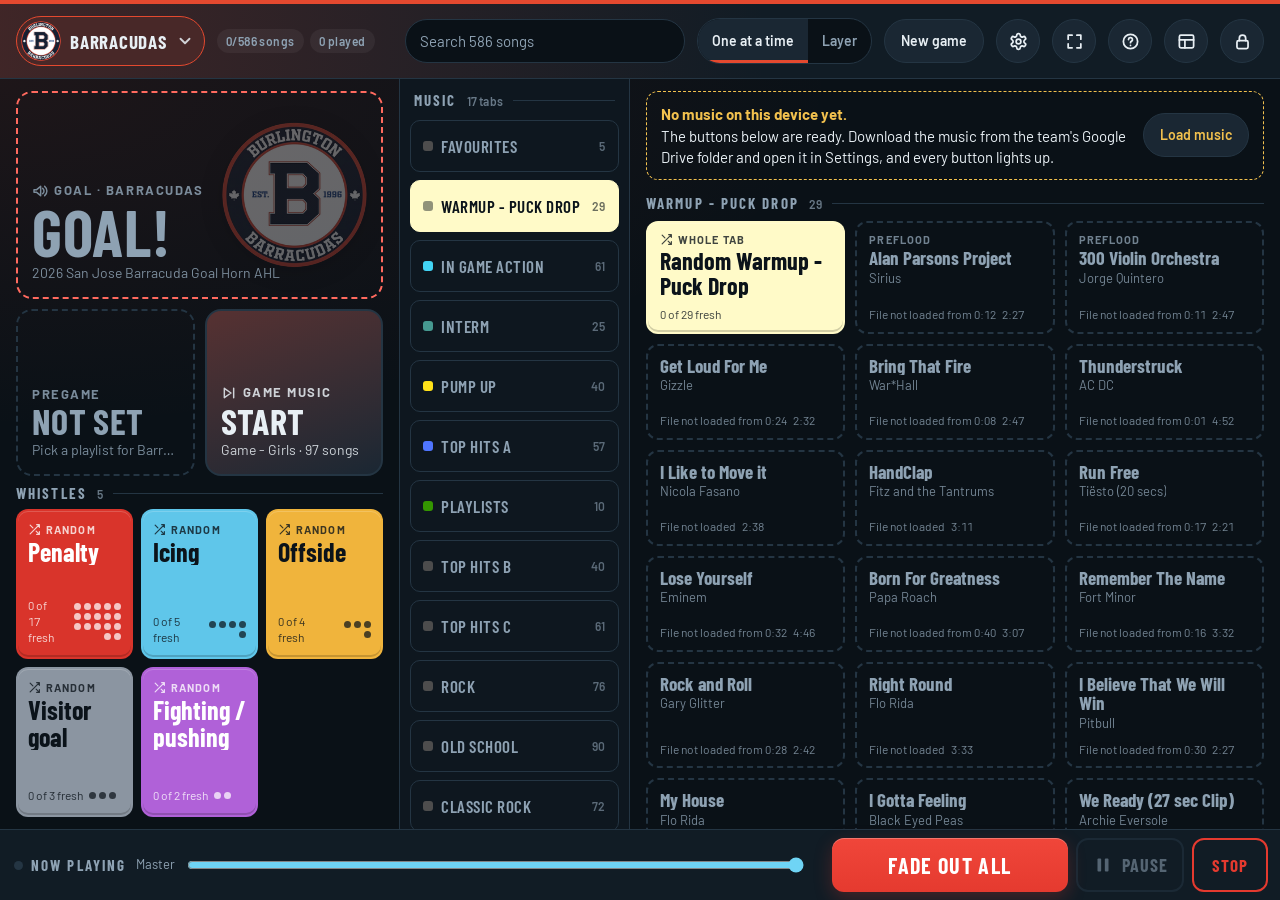
<file: index.html>
<!doctype html>
<html lang="en">
<head>
<meta charset="utf-8">
<meta http-equiv="Content-Security-Policy" content="default-src 'self'; script-src 'self'; style-src 'self' 'unsafe-inline'; img-src 'self' data: blob:; media-src 'self' blob:; font-src 'self' data:; connect-src 'self' https://www.googleapis.com https://*.googleusercontent.com; worker-src 'self'; manifest-src 'self'; object-src 'none'; base-uri 'none'; form-action 'none'">
<meta name="viewport" content="width=device-width, initial-scale=1, viewport-fit=cover">
<meta name="theme-color" content="#0b131a">
<meta name="application-name" content="Rinkside">
<meta name="mobile-web-app-capable" content="yes">
<meta name="apple-mobile-web-app-title" content="Rinkside">
<meta name="apple-mobile-web-app-capable" content="yes">
<meta name="apple-mobile-web-app-status-bar-style" content="black-translucent">
<link rel="manifest" href="manifest.webmanifest">
<link rel="icon" type="image/png" sizes="192x192" href="icon-192.png">
<link rel="icon" type="image/svg+xml" href="icon.svg">
<link rel="apple-touch-icon" href="apple-touch-icon.png">
<title>Rinkside DJ</title>
<link rel="stylesheet" href="app.css">
</head>
<body>
<div class="app">
  <header class="head">
    <div id="teams" class="teams" role="group" aria-label="Team"></div>
    <div class="brand"><span id="projMeta" class="meta-line num">Loading…</span></div>
    <input id="search" class="search" type="search" placeholder="Search songs" aria-label="Search songs" autocomplete="off">
    <div id="mode" class="seg admin" role="group" aria-label="When a new sound starts">
      <button data-mode="one" aria-pressed="true">One at a time</button>
      <button data-mode="layer" aria-pressed="false">Layer</button>
    </div>
    <button id="newGame" class="btn admin">New game</button>
    <button id="editBtn" class="btn admin edit-toggle" aria-pressed="false"><svg viewBox="0 0 24 24" aria-hidden="true"><path d="M4 20h4L19 9l-4-4L4 16zM14 6l4 4"/></svg><span>Edit</span></button>
    <button id="settingsBtn" class="btn icon admin" aria-label="Settings" title="Settings"><svg viewBox="0 0 24 24" aria-hidden="true"><path d="M12.22 2h-.44a2 2 0 0 0-2 2v.18a2 2 0 0 1-1 1.73l-.43.25a2 2 0 0 1-2 0l-.15-.08a2 2 0 0 0-2.73.73l-.22.38a2 2 0 0 0 .73 2.73l.15.1a2 2 0 0 1 1 1.72v.51a2 2 0 0 1-1 1.74l-.15.09a2 2 0 0 0-.73 2.73l.22.38a2 2 0 0 0 2.73.73l.15-.08a2 2 0 0 1 2 0l.43.25a2 2 0 0 1 1 1.73V20a2 2 0 0 0 2 2h.44a2 2 0 0 0 2-2v-.18a2 2 0 0 1 1-1.73l.43-.25a2 2 0 0 1 2 0l.15.08a2 2 0 0 0 2.73-.73l.22-.39a2 2 0 0 0-.73-2.73l-.15-.08a2 2 0 0 1-1-1.74v-.5a2 2 0 0 1 1-1.74l.15-.09a2 2 0 0 0 .73-2.73l-.22-.38a2 2 0 0 0-2.73-.73l-.15.08a2 2 0 0 1-2 0l-.43-.25a2 2 0 0 1-1-1.73V4a2 2 0 0 0-2-2z"/><circle cx="12" cy="12" r="3"/></svg></button>
    <button id="fullBtn" class="btn icon" aria-pressed="false" aria-label="Full screen" title="Full screen" hidden><svg viewBox="0 0 24 24" aria-hidden="true"><path d="M4 9V4h5M20 9V4h-5M4 15v5h5M20 15v5h-5"/></svg></button>
    <button id="helpBtn" class="btn icon" aria-label="Help" title="Help"><svg viewBox="0 0 24 24" aria-hidden="true"><circle cx="12" cy="12" r="9"/><path d="M9.5 9.5a2.5 2.5 0 1 1 3.5 2.3c-.7.3-1 .9-1 1.7M12 17h.01"/></svg></button>
    <button id="viewBtn" class="btn admin view-btn" aria-haspopup="menu" aria-expanded="false"><svg viewBox="0 0 24 24" aria-hidden="true"><rect x="3" y="4" width="18" height="16" rx="2"/><path d="M3 10h18M10 10v10"/></svg><span>Change view</span></button>
    <button id="lockBtn" class="btn lock" aria-pressed="false" aria-label="Lock controls for volunteers"><svg viewBox="0 0 24 24" aria-hidden="true"><rect x="5" y="11" width="14" height="10" rx="2"/><path d="M8 11V8a4 4 0 0 1 8 0v3"/></svg><span>Lock</span></button>
  </header>

  <nav id="tabs" class="tabs" role="tablist" aria-label="Tabs"></nav>

  <main id="main" class="main"></main>

  <aside class="dock" aria-label="Now playing">
    <div class="dock-head">
      <h2><span class="live-dot" aria-hidden="true"></span>Now playing</h2>
      <label class="vol"><span>Master</span> <input id="master" type="range" min="0" max="1" step="0.01" aria-label="Master volume"></label>
    </div>
    <div id="dockList" class="dock-list"></div>
    <div class="dock-actions">
      <button id="fadeAll" class="fade-all">Fade out all</button>
      <button id="pauseAll" class="pause-all" aria-label="Pause" title="Pause" disabled><svg viewBox="0 0 24 24" aria-hidden="true" class="solid"><rect x="6" y="5" width="4" height="14" rx="1"/><rect x="14" y="5" width="4" height="14" rx="1"/></svg><span>Pause</span></button>
      <button id="stopAll" class="stop-all">Stop</button>
    </div>
  </aside>
</div>

<!-- ============ Editor (filled in by app.js) ============ -->
<dialog id="editor" aria-labelledby="edTitle">
  <div class="dlg-head">
    <h2 id="edTitle">Edit</h2>
    <button id="edDone" class="btn">Done</button>
  </div>
  <div id="edBody" class="dlg-body"></div>
</dialog>

<!-- ============ Settings ============ -->
<dialog id="settings" aria-labelledby="settingsTitle" class="settings-dlg">
  <div class="dlg-head">
    <h2 id="settingsTitle">Settings</h2>
    <button id="closeSettings" class="btn">Done</button>
  <div class="stabs" role="tablist" aria-label="Settings sections">
    <button type="button" role="tab" id="stab-updates" data-stab="updates" aria-controls="spanel-updates">Updates</button>
    <button type="button" role="tab" id="stab-publish" data-stab="publish" aria-controls="spanel-publish" hidden>Publish <span id="pubCount" class="tab-count" hidden></span></button>
    <button type="button" role="tab" id="stab-playback" data-stab="playback" aria-controls="spanel-playback">Playback</button>
    <button type="button" role="tab" id="stab-phone" data-stab="phone" aria-controls="spanel-phone">This device</button>
  </div>
  </div>
  <div class="dlg-body">
    <section class="spanel" id="spanel-updates" role="tabpanel" aria-labelledby="stab-updates" data-panel="updates">
    <h3 id="driveSection">Get the newest music and buttons</h3>
    <p class="hint" id="driveIntroOnline">Gets the newest layout and any new or changed songs from the team's Google Drive folder (<b>Hockey Music App</b>). You'll sign in with your Google account: only people the organizer has shared the folder with can download. The first time downloads every song (about 2&nbsp;GB), so use good wifi and keep the app open until it finishes.</p>
    <p class="hint warn-text" id="driveNotReady" hidden>Getting music needs Google sign-in, which only works when Rinkside is opened from its Home Screen icon or its web address (scalisec.github.io/rinkside).</p>
    <div class="row">
      <button id="driveCheck" class="btn primary" hidden>Check for updates</button>
      <button id="driveSwitch" class="btn" hidden>Switch Google account</button>
    </div>
    <div id="driveStatus" class="drive-status">
    <div id="drivePlan" class="confirm" hidden>
      <p id="drivePlanText"></p>
      <label class="setting" id="driveLayoutRow"><span id="driveLayoutLbl"></span><input id="driveLayoutOpt" type="checkbox" checked></label>
      <label class="setting" id="driveSongsRow"><span id="driveSongsLbl"></span><input id="driveSongsOpt" type="checkbox" checked></label>
      <label class="setting" id="driveButtonsRow" hidden><span id="driveButtonsLbl"></span><input id="driveButtonsOpt" type="checkbox" checked></label>
      <label class="setting" id="drivePruneRow"><span id="drivePruneLbl"></span><input id="drivePruneOpt" type="checkbox"></label>
      <div class="row"><button id="driveGo" class="btn primary">Add to this device</button><button id="driveNo" class="btn">Cancel</button></div>
    </div>
    <div id="driveMeter" class="meter" hidden role="progressbar" aria-label="Progress"><i></i></div>
    <div class="row" id="driveStopRow" hidden><button id="driveStop" class="btn">Stop</button></div>
    <p id="driveProgress" class="progress drive-progress" aria-live="polite"></p>
    </div>
    <p id="driveLast" class="hint"></p>
    </section>

    <section class="spanel" id="spanel-publish" role="tabpanel" aria-labelledby="stab-publish" data-panel="publish" hidden>
    <div id="publishBox" class="publish" hidden>
      <p class="hint">Sends your changes, and any songs you added, to Google Drive. Volunteers get them the next time they tap Check for updates. Nothing in Drive is deleted, and Drive keeps earlier versions.</p>
      <div class="add-song-row" id="addSongRow" hidden><span class="pub-text"><b>Add a song</b><small>Pick a song file, choose its tab and where it starts. It goes into that tab's Google Drive folder when you publish.</small></span><button id="addSongBtn" class="btn">Add a song</button></div>
      <div id="pubTargets" class="pub-targets">
        <div class="pub-row" id="pubBaseRow" data-target="base">
          <span class="pub-icon" aria-hidden="true"><svg viewBox="0 0 24 24"><path d="M9 18V5l12-2v13"/><circle cx="6" cy="18" r="3"/><circle cx="18" cy="16" r="3"/></svg></span>
          <span class="pub-text"><b>Shared library</b><small id="pubBaseSum"></small></span>
          <button id="drivePublish" class="btn">Publish</button>
        </div>
        <div id="pubTeams"></div>
      </div>
      <details id="redoBox" class="clean-list" hidden><summary id="redoSum">Changes you still need to make again</summary>
        <p class="hint">You got the latest layout from Drive before publishing, so these changes from this device were replaced. Make them again in Edit, then publish.</p>
        <ul id="redoList"></ul>
        <div class="row"><button id="redoClear" class="btn">Done, clear this list</button></div>
      </details>
      <div id="pubPlan" class="confirm" hidden>
        <p id="pubPlanText"></p>
        <div class="row"><button id="pubGo" class="btn primary">Publish now</button><button id="pubNo" class="btn">Cancel</button></div>
      </div>
    </div>
    <div id="advanced" class="advanced" hidden>
      <h3>Organizer</h3>
      <div id="adminRow" class="row" hidden><button id="adminOpen" class="btn">Admin: teams and access</button></div>
      <div class="share-card">
        <b>Layout file</b>
        <p class="hint">The tabs, buttons, playlists and teams in one small file: a backup, or a way to try a layout before publishing it. Drive also keeps earlier layouts in its version history.</p>
        <div class="row"><button id="saveLayout" class="btn">Save layout file…</button><label class="btn file-btn">Open a layout file<input id="openShow" type="file" accept=".json,application/json"></label></div>
      </div>
      <div id="confirmOpen" class="confirm" hidden>
        <p id="confirmText"></p>
        <div class="row"><button id="confirmYes" class="btn primary">Open it</button><button id="confirmNo" class="btn">Cancel</button></div>
      </div>
      <p id="shareProgress" class="progress" aria-live="polite"></p>
    </div>
    </section>

    <section class="spanel" id="spanel-playback" role="tabpanel" aria-labelledby="stab-playback" data-panel="playback" hidden>
    <div class="setting"><span>Fade-out length</span><span id="fadeLenOut" class="num"></span>
      <input id="fadeLen" type="range" min="0.5" max="8" step="0.5" aria-label="Fade-out length"></div>
    <div class="setting"><span>Playlist crossfade</span><span id="xfadeLenOut" class="num"></span>
      <input id="xfadeLen" type="range" min="0" max="10" step="0.5" aria-label="Playlist crossfade"></div>
    <label class="setting"><span>Skip songs already played this game</span><input id="skipPlayed" type="checkbox"></label>
    <label class="setting"><span>Even out song volume<br><small>Plays loud and quiet songs at about the same level, using the volume fixes the organizer saved. Turn off to hear the songs exactly as they are.</small></span><input id="autoLevel" type="checkbox"></label>
    <div id="levelRow" class="level-row" hidden>
      <p class="hint">Organizers: check every song once and choose which ones get evened out. New songs you add are evened out by themselves.</p>
      <div class="row"><button id="levelOpen" class="btn">Review song volume</button></div>
    </div>
    </section>

    <section class="spanel" id="spanel-phone" role="tabpanel" aria-labelledby="stab-phone" data-panel="phone" hidden>
    <h3>Teams</h3>
    <div id="teamList" class="team-list"></div>
    <details id="followWrap" class="follow" hidden><summary>Teams on this device</summary>
      <p class="hint">Pick the teams you run music for. Only these appear in the team button at the top.</p>
      <div id="followList"></div>
    </details>
    <h3>Music on this device</h3>
    <div id="libStat" class="stat">0</div>
    <p class="hint">Songs are saved on this device, so game day works without wifi. To add a new song to a button, use <b>Edit</b> › <b>Add songs</b>.</p>
    <div class="row"><button id="cleanCheck" class="btn">Clean up storage</button></div>
    <p class="hint">Finds extra copies of songs and songs no button uses, and tells you exactly what would be removed before anything is deleted. It can also remove all the music from this device.</p>
    <div id="cleanPlan" class="confirm" hidden>
      <p id="cleanIntro"></p>
      <label class="setting" id="cleanDupRow"><span><b id="cleanDupLbl"></b><br><small>The same song saved more than once (for example added by hand and downloaded from Drive). One copy of each is kept (the one from the team's Drive folder when there is one), so every button still plays.</small></span><input id="cleanDupOpt" type="checkbox" checked></label>
      <details id="cleanDupList" class="clean-list"><summary>See the copies that would be removed</summary><ul></ul></details>
      <label class="setting" id="cleanUnusedRow"><span><b id="cleanUnusedLbl"></b><br><small id="cleanUnusedWhy"></small></span><input id="cleanUnusedOpt" type="checkbox"></label>
      <details id="cleanUnusedList" class="clean-list"><summary>See the songs that would be removed</summary><ul></ul></details>
      <label class="setting" id="cleanAllRow"><span><b id="cleanAllLbl"></b><br><small>Every song on this device. The buttons stay, but nothing plays until you download the music again with <b>Check for updates</b> (about 2&nbsp;GB, on wifi).</small></span><input id="cleanAllOpt" type="checkbox"></label>
      <p id="cleanKept"></p>
      <p id="cleanAfter"></p>
      <div class="row"><button id="cleanGo" class="btn primary">Remove</button><button id="cleanNo" class="btn">Cancel</button></div>
    </div>
    <p id="cleanProgress" class="progress" aria-live="polite"></p>
    <p id="storageWarn" class="hint warn-text" hidden>This copy was opened in a way that can't save music on the device, so you'll need to add your music each time. Open Rinkside from its Home Screen icon (not a private browsing window) to keep your music.</p>
    <details id="missingWrap"><summary><span id="missingCount">0</span> songs still missing</summary><ul id="missingList" class="missing-list"></ul></details>
    <p id="storageInfo" class="hint"></p>
    <h3>Start over</h3>
    <p class="hint">Made a mess with Edit? This puts back the team's layout from Google Drive: the tabs, buttons and playlists everyone else has. Changes you made on this device are replaced. Your music stays.</p>
    <div class="row"><button id="resetShow" class="btn">Reset to the Drive layout</button></div>
    <p id="resetProgress" class="progress" aria-live="polite"></p>
    <p class="hint about" data-about></p>
    </section>
  </div>
</dialog>

<!-- ============ Admin (organizers only) ============ -->
<dialog id="admin" aria-labelledby="adminTitle" class="admin-dlg">
  <div class="dlg-head">
    <div class="admin-title"><h2 id="adminTitle">Admin</h2><small id="adminChecked">Teams, people and access</small></div>
    <div class="row"><button id="adminCheck" class="btn">Check again</button><button id="adminClose" class="btn">Done</button></div>
    <div class="stabs admin-tabs" role="tablist" aria-label="Admin views">
      <button type="button" role="tab" id="atab-teams" data-atab="teams" aria-controls="apanel-teams">Teams</button>
      <button type="button" role="tab" id="atab-people" data-atab="people" aria-controls="apanel-people">People</button>
      <button type="button" role="tab" id="atab-library" data-atab="library" aria-controls="apanel-library">Shared library</button>
    </div>
  </div>
  <div class="dlg-body">
    <p id="adminProgress" class="progress" aria-live="polite"></p>
    <section id="apanel-teams" class="apanel" role="tabpanel" aria-labelledby="atab-teams" data-apanel="teams">
      <div id="adminTiles" class="admin-tiles"></div>
      <div class="admin-tools">
        <label class="admin-search"><svg viewBox="0 0 24 24" aria-hidden="true"><circle cx="11" cy="11" r="7"/><path d="M20 20l-4-4"/></svg><input id="adminSearch" type="search" placeholder="Search teams or people" aria-label="Search teams or people" autocomplete="off"></label>
        <div id="adminFilters" class="admin-filters" role="group" aria-label="Show"></div>
        <button id="adminAddTeam" class="btn">+ Add a team</button>
      </div>
      <div class="admin-split">
        <div class="admin-list">
          <div class="admin-cols" aria-hidden="true"><span>Team</span><span>Music volunteers</span><span>Viewers</span><span>Own songs</span><span>Last published</span><span>Status</span></div>
          <div id="adminTeams" class="admin-teams" role="list"></div>
        </div>
        <aside id="adminDetail" class="admin-detail" aria-live="polite"></aside>
      </div>
    </section>
    <section id="apanel-people" class="apanel" role="tabpanel" aria-labelledby="atab-people" data-apanel="people" hidden>
      <div class="admin-tools">
        <label class="admin-search"><svg viewBox="0 0 24 24" aria-hidden="true"><circle cx="11" cy="11" r="7"/><path d="M20 20l-4-4"/></svg><input id="adminPeopleSearch" type="search" placeholder="Search people" aria-label="Search people" autocomplete="off"></label>
        <span id="adminPeopleCount" class="hint"></span>
        <button id="adminCopyAll" class="btn">Copy all emails</button>
      </div>
      <div class="admin-grid-wrap"><table id="adminPeople" class="admin-grid"></table></div>
      <p class="hint"><span class="role-chip editor">Editor</span> changes and publishes · <span class="role-chip viewer">Viewer</span> plays · <span class="role-chip missing">No library</span> has a team but not the shared library, so no music. Add or remove people with Share in Google Drive.</p>
    </section>
    <section id="apanel-library" class="apanel" role="tabpanel" aria-labelledby="atab-library" data-apanel="library" hidden>
      <p class="hint">Who the <b>Hockey Music App</b> folder is shared with. Editors can publish the shared library; Viewers can download it.</p>
      <div id="adminAccess" class="admin-access"><p class="hint">Tap Check again.</p></div>
      <p class="hint warn-text">Also add every new person in Google Cloud (Rinkside project › Google Auth Platform › Audience › <b>Test users</b>). The app can't see that list.</p>
    </section>
  </div>
</dialog>

<!-- ============ Help / FAQ ============ -->
<dialog id="help" aria-labelledby="helpTitle" class="help">
  <div class="dlg-head">
    <h2 id="helpTitle">Help</h2>
    <button class="btn" data-close-help>Done</button>
  </div>
  <div class="dlg-body">
    <p class="version-line" data-version></p>
    <a class="guide-link" href="guide/" target="_blank" rel="noopener">
      <svg viewBox="0 0 24 24" aria-hidden="true"><path d="M4 19.5A2.5 2.5 0 0 1 6.5 17H20V3H6.5A2.5 2.5 0 0 0 4 5.5z"/><path d="M4 19.5V21h16"/></svg>
      <span><b>Full guide</b><small>Every question, step by step, for iPhone and Android. Opens in your browser.</small></span>
      <svg class="out" viewBox="0 0 24 24" aria-hidden="true"><path d="M7 17L17 7M9 7h8v8"/></svg>
    </a>

    <h3>Game day</h3>
    <ol class="steps">
      <li>At home on wifi: <b>Settings › Check for updates</b>.</li>
      <li>At the rink: connect Bluetooth first, then open the app.</li>
      <li>Tap <b>New game</b> twice to clear last game's “Played” marks.</li>
      <li>Pick the music under the <b>Whistles</b> (In Game Action, Warmup…), then tap a button to play it. Tap it again to fade it out. <b>Game music</b>: each tap plays the next song.</li>
      <li>Want a surprise? The first button in each music tab is <b>Random</b> (for example <b>Random Interm</b>). It plays a song from that tab that hasn't played yet this game. Tap it again to fade it out.</li>
      <li>Looking for one song? Type part of its name in <b>Search</b> at the top. GOAL! and the Whistles stay where they are, and the songs that match show where the music goes. Tap <b>Clear search</b> (or a music tab) to go back.</li>
      <li><b>Fade out all</b> when the puck drops. <b>Stop</b> cuts everything at once. <b>Pause</b> (between them) holds everything; tap it again to carry on.</li>
    </ol>

    <h3>Common questions</h3>
    <details><summary>Nothing plays.</summary>
      <p>Check the phone or tablet volume and the Master slider, and that Bluetooth is connected. Buttons with a dashed outline are songs not on this device yet: tap <b>Settings › Check for updates</b> on wifi.</p></details>
    <details><summary>Some songs are much louder than others.</summary>
      <p>Rinkside evens out the volume for you: loud songs are turned down and quiet ones turned up, so they play at about the same level. The organizer sets this up once (it's on unless <b>Settings › Playback › Even out song volume</b> is turned off). If one song still sounds wrong, tell your organizer which one.</p></details>
    <details><summary>The sound is a little late on the speaker.</summary>
      <p>Bluetooth always adds a short delay. Tap the goal horn as soon as the goal is scored. A cable to the sound system has no delay.</p></details>
    <details><summary>The screen turns off during the game.</summary>
      <p><b>iPhone / iPad:</b> Settings app › Display &amp; Brightness › Auto-Lock › the longest time. <b>Android:</b> Settings › Display › Screen timeout › the longest time.</p></details>
    <details><summary>Rinkside didn't open, or says “Rinkside is starting…”</summary>
      <p>Wait a few seconds: it tries again by itself. If it still doesn't open, tap <b>Try again</b>. Still stuck? Close Rinkside completely and open it again from its icon (<b>iPhone / iPad:</b> swipe up from the bottom and hold, then swipe Rinkside away; <b>Android:</b> tap the square or three-lines button, then swipe Rinkside away). Your music and buttons stay saved. Tell your organizer: the last line of this Help says what went wrong.</p></details>
    <details><summary>It says “A new version of Rinkside is ready.”</summary>
      <p>Tap <b>Update now</b> when nothing is playing (close Settings first). Your music, buttons and settings stay. Small fixes install by themselves; the screen may blink for a second.</p></details>
    <details><summary>The team button shows the wrong teams.</summary>
      <p>It lists the teams your Google account has access to. Tap <b>Settings › Check for updates</b> on wifi. Team missing? Ask your organizer. Too many teams? <b>Settings › This device › Teams on this device</b>.</p></details>
    <details><summary>How do the random buttons (Penalty, Icing…) work?</summary>
      <p>Each tap plays a song from that group that hasn't played yet this game. A group with only a few songs comes back around sooner.</p></details>
    <details><summary>My phone is running out of space.</summary>
      <p><b>Settings › This device › Clean up storage</b>. It shows what it would remove before anything is deleted.</p></details>
    <details><summary>I'm my team's music volunteer. How do I change our music?</summary>
      <p>Tap <b>Check for updates</b>, then <b>Edit</b>. Tap the team button to pick the goal horn and playlists. Then <b>Settings › Publish</b> and tap <b>Publish</b> next to your team.</p></details>
    <details><summary>Where did the tabs go?</summary>
      <p>Everything is on <b>Game Day</b> now. GOAL!, Pregame, Game music and the Whistles stay at the top. Pick a tab right under the Whistles (a row on phones, a list on tablets) and its buttons appear. To switch, tap <b>Change view</b> next to the lock: <b>Classic</b> (the old screen), <b>Portrait</b> (row), <b>Landscape</b> (list) or <b>Default</b>. The tabs across the top come back in <b>Edit</b>.</p></details>
    <details><summary>How do I move a button?</summary>
      <p>Tap <b>Edit</b>, then <b>press and hold</b> the button until it lifts up, and drag it to its new spot. Then <b>Settings › Publish</b> so everyone gets the new order.</p></details>
    <details><summary>I made a mess. Can I undo?</summary>
      <p><b>Settings › This device › Reset to the Drive layout</b> (tap twice). Your music stays.</p></details>

    <div id="helpOrganizer" hidden>
    <h3>For organizers</h3>
    <details><summary>How do I add a new song?</summary>
      <p><b>Settings › Publish › Add a song</b>. Pick the song file, check its name and artist, pick its music tab (that's also its Google Drive folder), and tick any Whistles or Moments it should also play from. Tap <b>Next</b>, play it and tap <b>Start here</b> at the catchy part, then <b>Add to Rinkside</b> and <b>Publish now</b>. Other phones and tablets get it with <b>Check for updates</b>.</p></details>
    <p class="hint"><b>Settings › Publish</b> shows each place you can publish to and what changed. <b>Admin</b> (in the same tab) shows every team, who has access, and what needs attention. New songs you put in Drive get buttons when you tap Check for updates. To give a tab's new songs a colour (say, orange for Halloween): Edit › Tab settings › Colour for new buttons. To move a button, tap Edit, then press and hold it and drag. <b>Even out volume</b>: new songs you add are measured and evened out by themselves. For the songs already there, do a one-time check: <b>Settings › Playback › Review song volume</b>, tap Measure, untick any you'd rather leave alone, tap Apply, then Publish. To change one song, tap it in Edit: tick or untick <b>Even out this button</b>, or use its Volume slider. The full guide covers publishing, Admin and the layout file.</p>
    </div>

    <details id="whatsNew" class="whats-new"><summary>What's new</summary><div id="notesList"></div>
      <p class="hint"><a href="#appHistory" id="toHistory">Every past update</a></p></details>
    <details id="appHistory" class="whats-new app-history"><summary>App history: every update</summary><div id="historyList"></div></details>
    <p class="hint">Still stuck? Send your organizer the version line at the top and what happened.</p>
    <p class="hint about" data-about></p>
  </div>
</dialog>

<!-- ============ A question that needs an answer (e.g. songs already on this device) ============ -->
<!-- 3.13: Add a song (organizers, from Settings › Publish) -->
<dialog id="addSong" class="add-song" aria-labelledby="asTitle">
  <div class="dlg-head"><h2 id="asTitle">Add a song</h2></div>
  <div class="dlg-body">
    <div class="as-steps" aria-hidden="true"><span></span><span></span><span></span></div>
    <section data-as="1">
      <label class="as-file"><input type="file" id="asFile" accept="audio/*,.mp3,.m4a,.wav">
        <svg viewBox="0 0 24 24" aria-hidden="true"><path d="M9 18V5l12-2v13"/><circle cx="6" cy="18" r="3"/><circle cx="18" cy="16" r="3"/></svg>
        <span><b id="asFileName">Pick a song file</b><small id="asFileInfo">MP3, M4A or WAV, from this phone, tablet or computer</small></span><span class="mini" id="asFilePick">Pick</span></label>
      <div class="as-two"><label class="field">Song name<input type="text" id="asTitleIn" autocomplete="off"></label><label class="field">Artist<input type="text" id="asArtist" autocomplete="off"></label></div>
      <label class="field">Music tab (also its Google Drive folder)<select id="asTab"></select></label>
      <label class="field" id="asNewTabRow" hidden>Name of the new tab<input type="text" id="asNewTab" autocomplete="off"></label>
      <div class="field">Also play it from these Whistles or Moments (optional)<div class="as-chips" id="asGroups"></div></div>
      <p class="hint warn-text" id="asErr1" hidden></p>
      <div class="as-foot"><button type="button" class="btn" data-as-act="cancel">Cancel</button><button type="button" class="btn primary" data-as-act="next">Next: where it starts</button></div>
    </section>
    <section data-as="2" hidden>
      <p class="as-lead">Play it, then tap <b>Start here</b> at the part the crowd should hear first.</p>
      <div class="as-tl" id="asTl"><div class="as-bars" id="asBars"></div><div class="as-pos" id="asPos"></div><div class="as-mark" id="asMark"><span id="asMarkLbl">Start 0:00</span></div></div>
      <input type="range" id="asSeek" min="0" max="1" step="0.1" value="0" aria-label="Position in the song">
      <div class="as-times"><span id="asNow">0:00</span><span id="asLen">0:00</span></div>
      <div class="as-row"><button type="button" class="btn primary" id="asPlay">Play</button><button type="button" class="mini" data-as-act="back5">− 5 s</button><button type="button" class="mini" data-as-act="fwd5">+ 5 s</button><button type="button" class="btn" data-as-act="mark">Start here</button></div>
      <p class="hint">Volume is evened out automatically, like your other songs. You can change the start later in Edit.</p>
      <div class="as-foot"><button type="button" class="btn" data-as-act="back">Back</button><button type="button" class="btn primary" data-as-act="add">Add to Rinkside</button></div>
    </section>
    <section data-as="3" hidden>
      <div class="as-row"><span class="as-ok" aria-hidden="true">✓</span><div><b class="as-done" id="asDoneTitle"></b><br><span class="hint" id="asDoneText"></span></div></div>
      <ul class="as-list" id="asDoneList"></ul>
      <div class="as-foot"><button type="button" class="btn" data-as-act="again">Add another song</button><button type="button" class="btn primary" data-as-act="publish">Publish now</button></div>
    </section>
  </div>
</dialog>

<dialog id="ask" class="ask" aria-labelledby="askTitle">
  <div class="dlg-head"><h2 id="askTitle"></h2></div>
  <div class="dlg-body">
    <p id="askText"></p>
    <details id="askListWrap" class="clean-list"><summary id="askListSum"></summary><ul id="askList"></ul></details>
    <div id="askBtns" class="ask-btns"></div>
  </div>
</dialog>

<div id="updateBar" class="update-bar" role="status" hidden>
  <p><svg viewBox="0 0 24 24" aria-hidden="true"><path d="M12 19V5M5 12l7-7 7 7"/></svg><span>A new version of Rinkside is ready<span id="updateVer"></span>.</span></p>
  <details id="updateNotes" class="rn-wrap" hidden><summary>See what's new</summary><div id="updateNotesList"></div></details>
  <div class="update-btns"><button id="updateNow" class="btn primary" type="button">Update now</button><button id="updateLater" class="btn" type="button">Later</button></div>
</div>
<div id="newsBar" class="update-bar" role="status" hidden>
  <p><svg viewBox="0 0 24 24" aria-hidden="true"><path d="M20 6 9 17l-5-5"/></svg><span>Rinkside updated to <span id="newsVer"></span>.</span></p>
  <div class="update-btns"><button id="newsSee" class="btn primary" type="button">See what's new</button><button id="newsOk" class="btn" type="button">OK</button></div>
</div>
<div id="toast" class="toast" role="status" hidden></div>

<script src="version.js"></script>
<script src="app.js"></script>
</body>
</html>
</file>
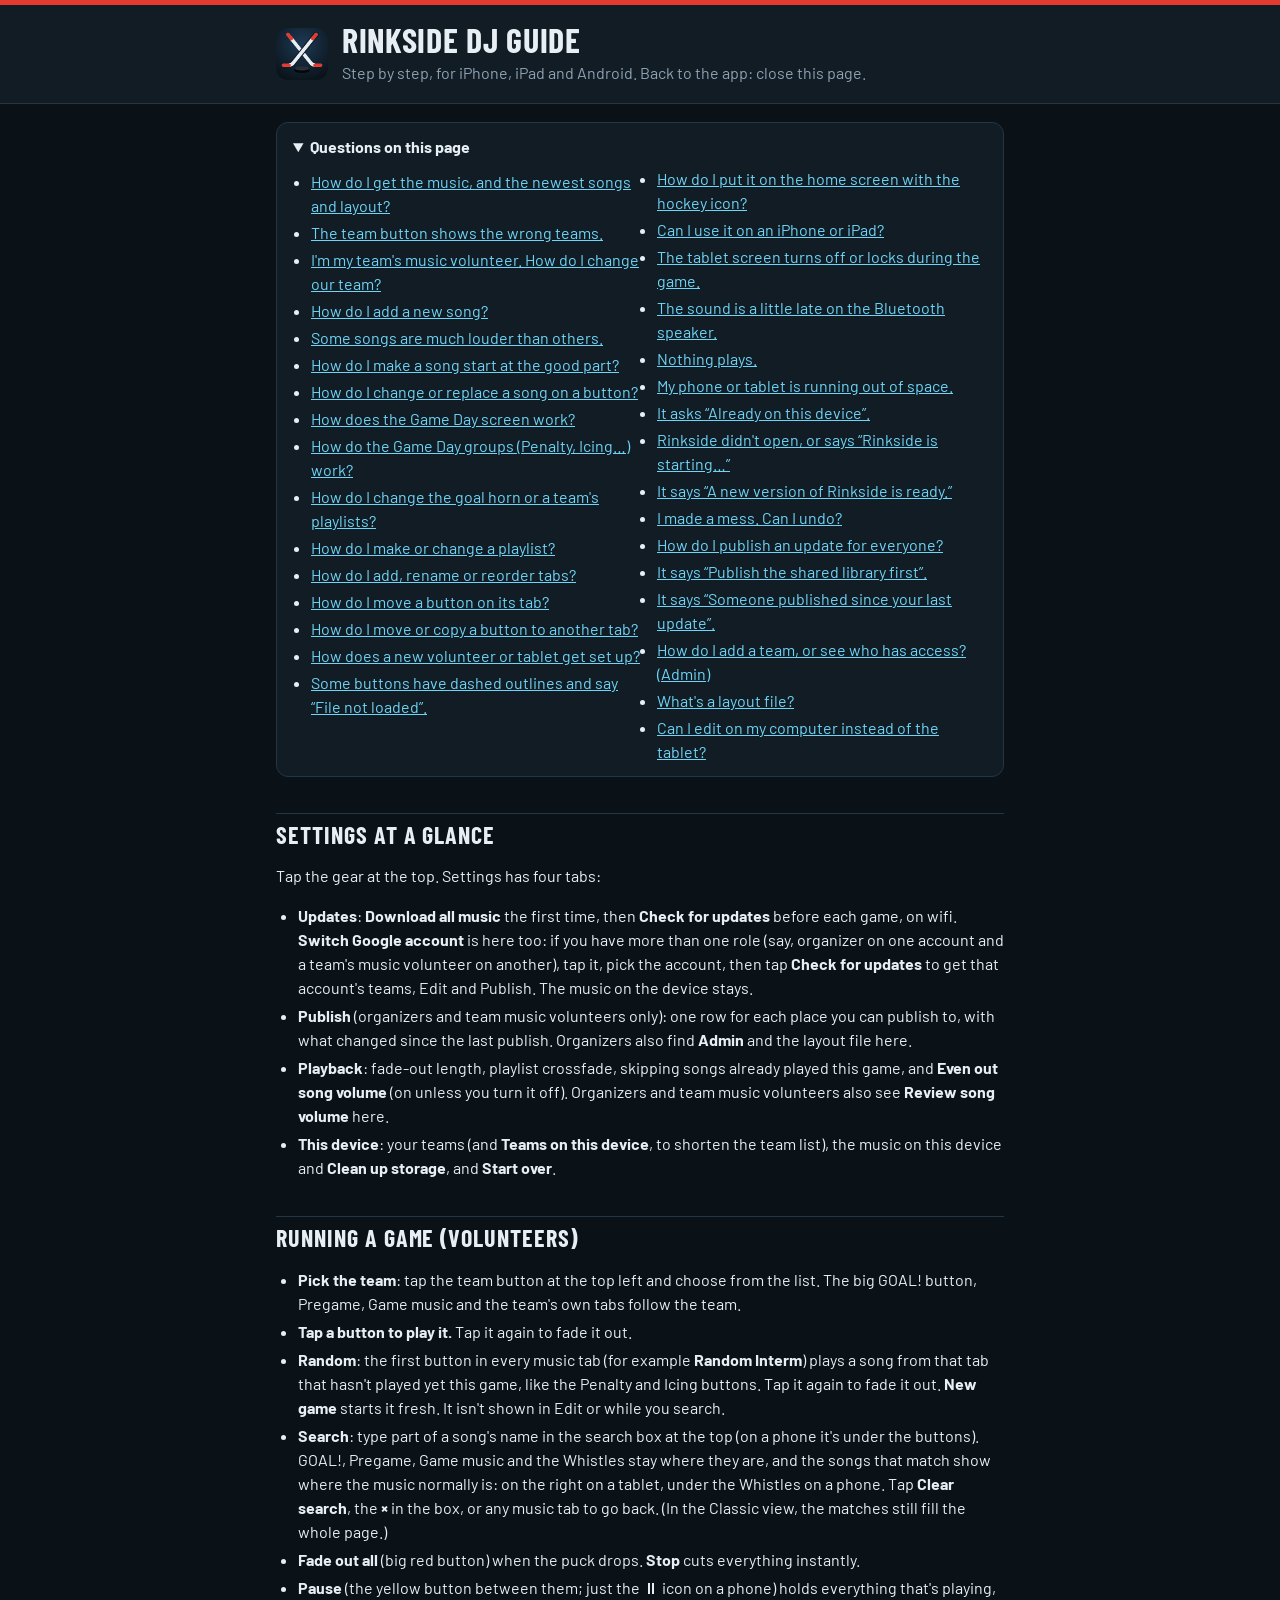
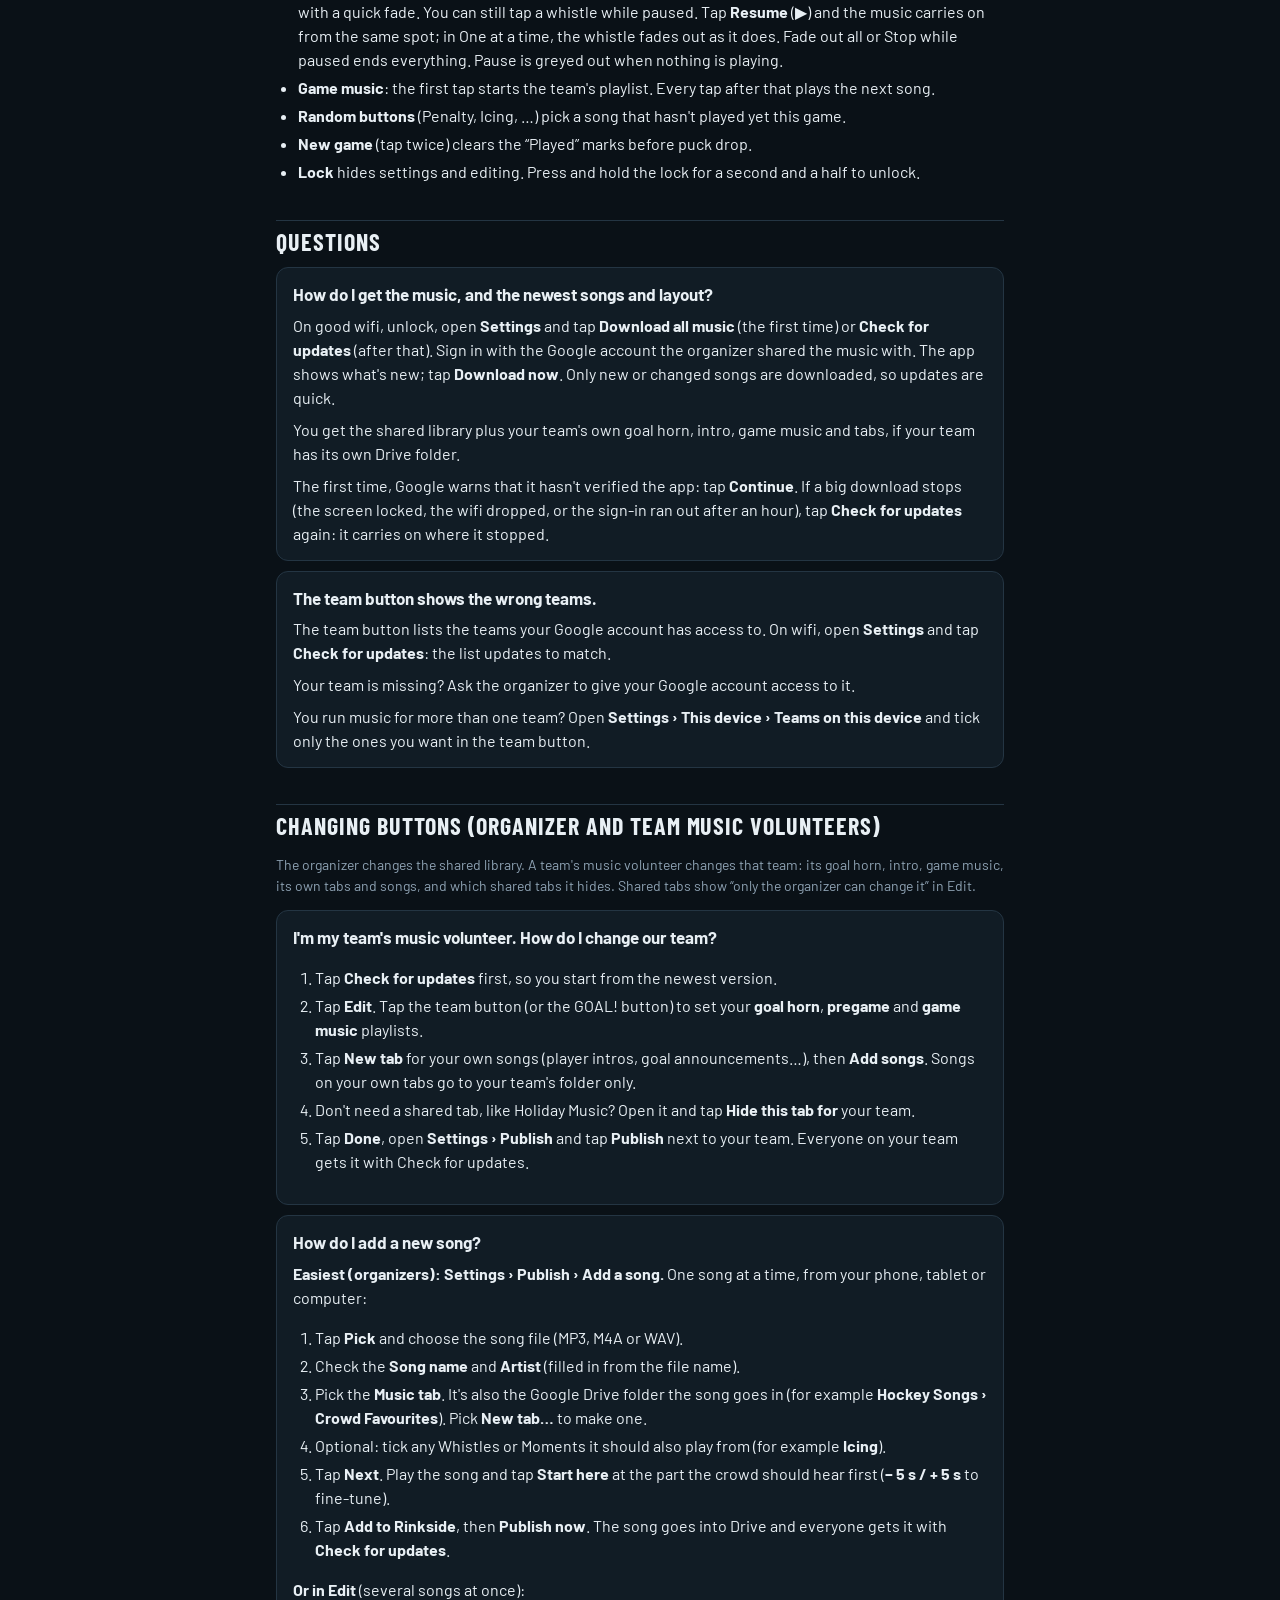
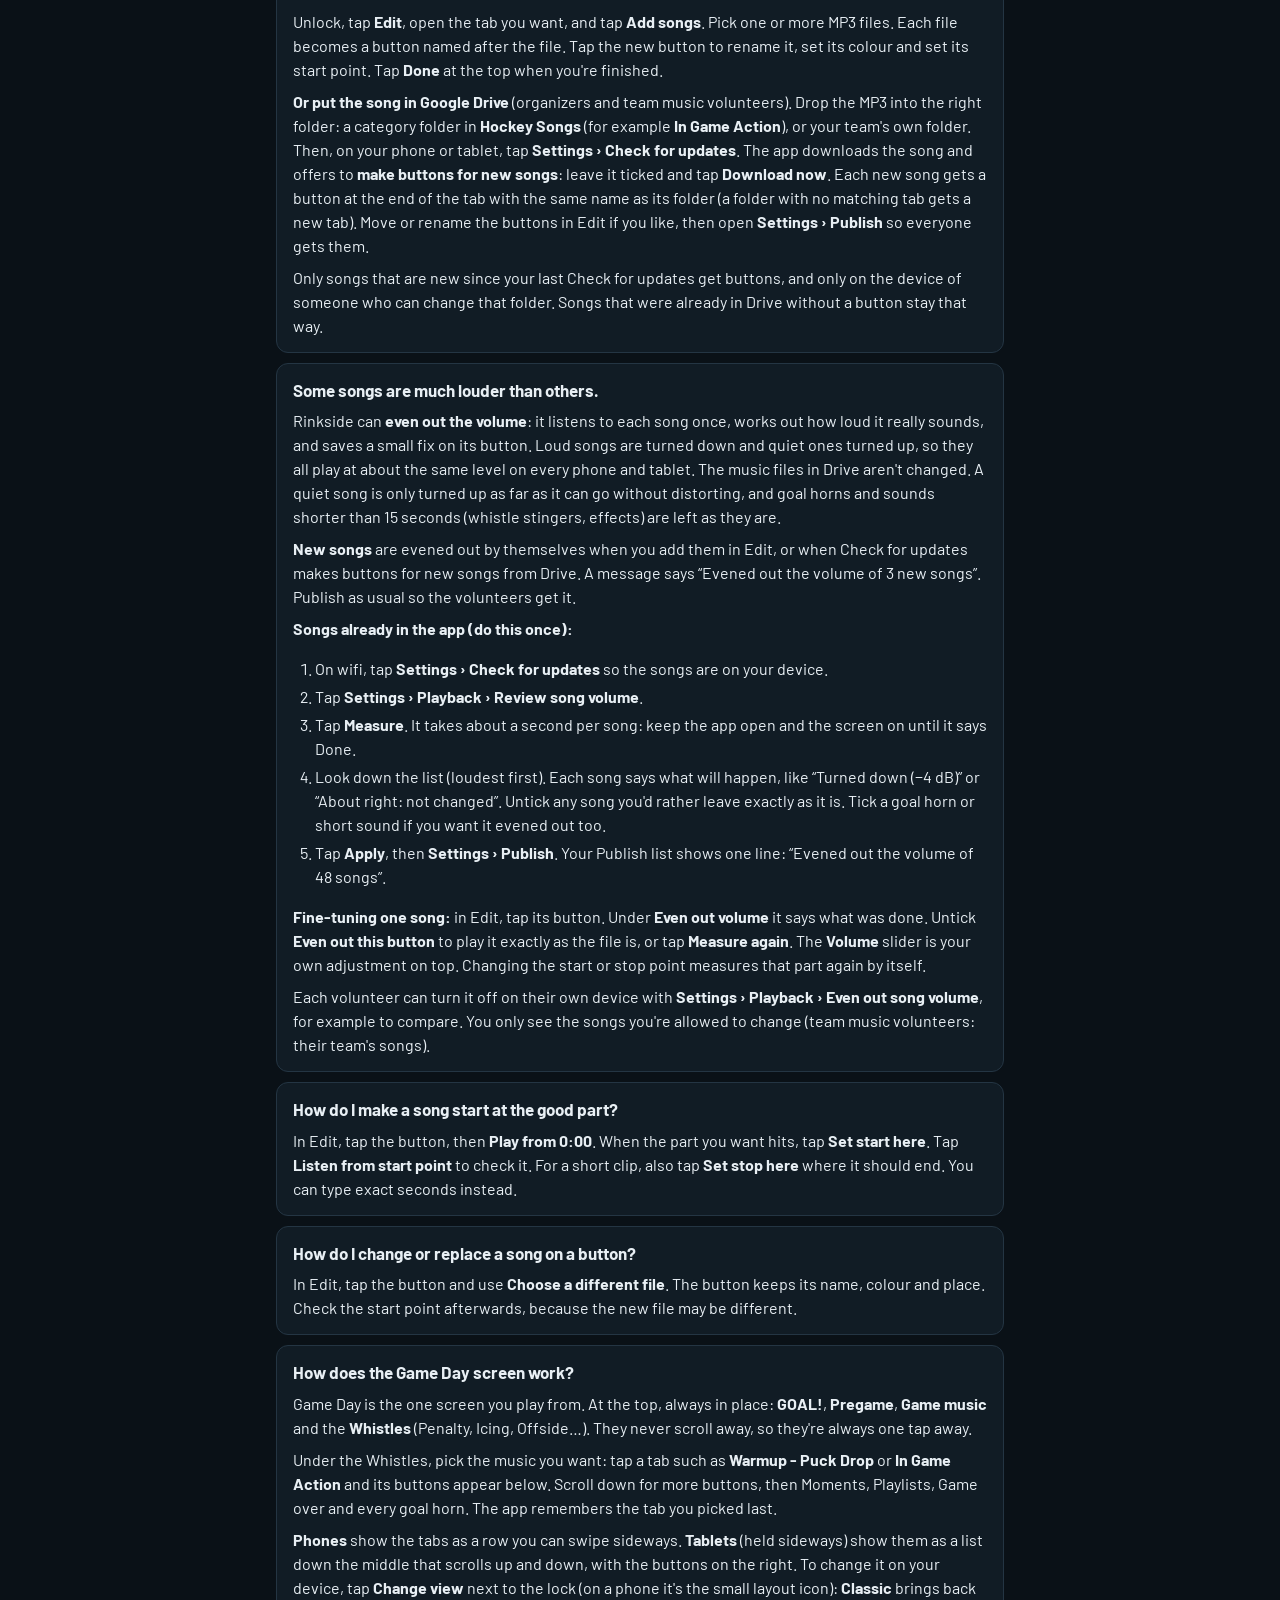
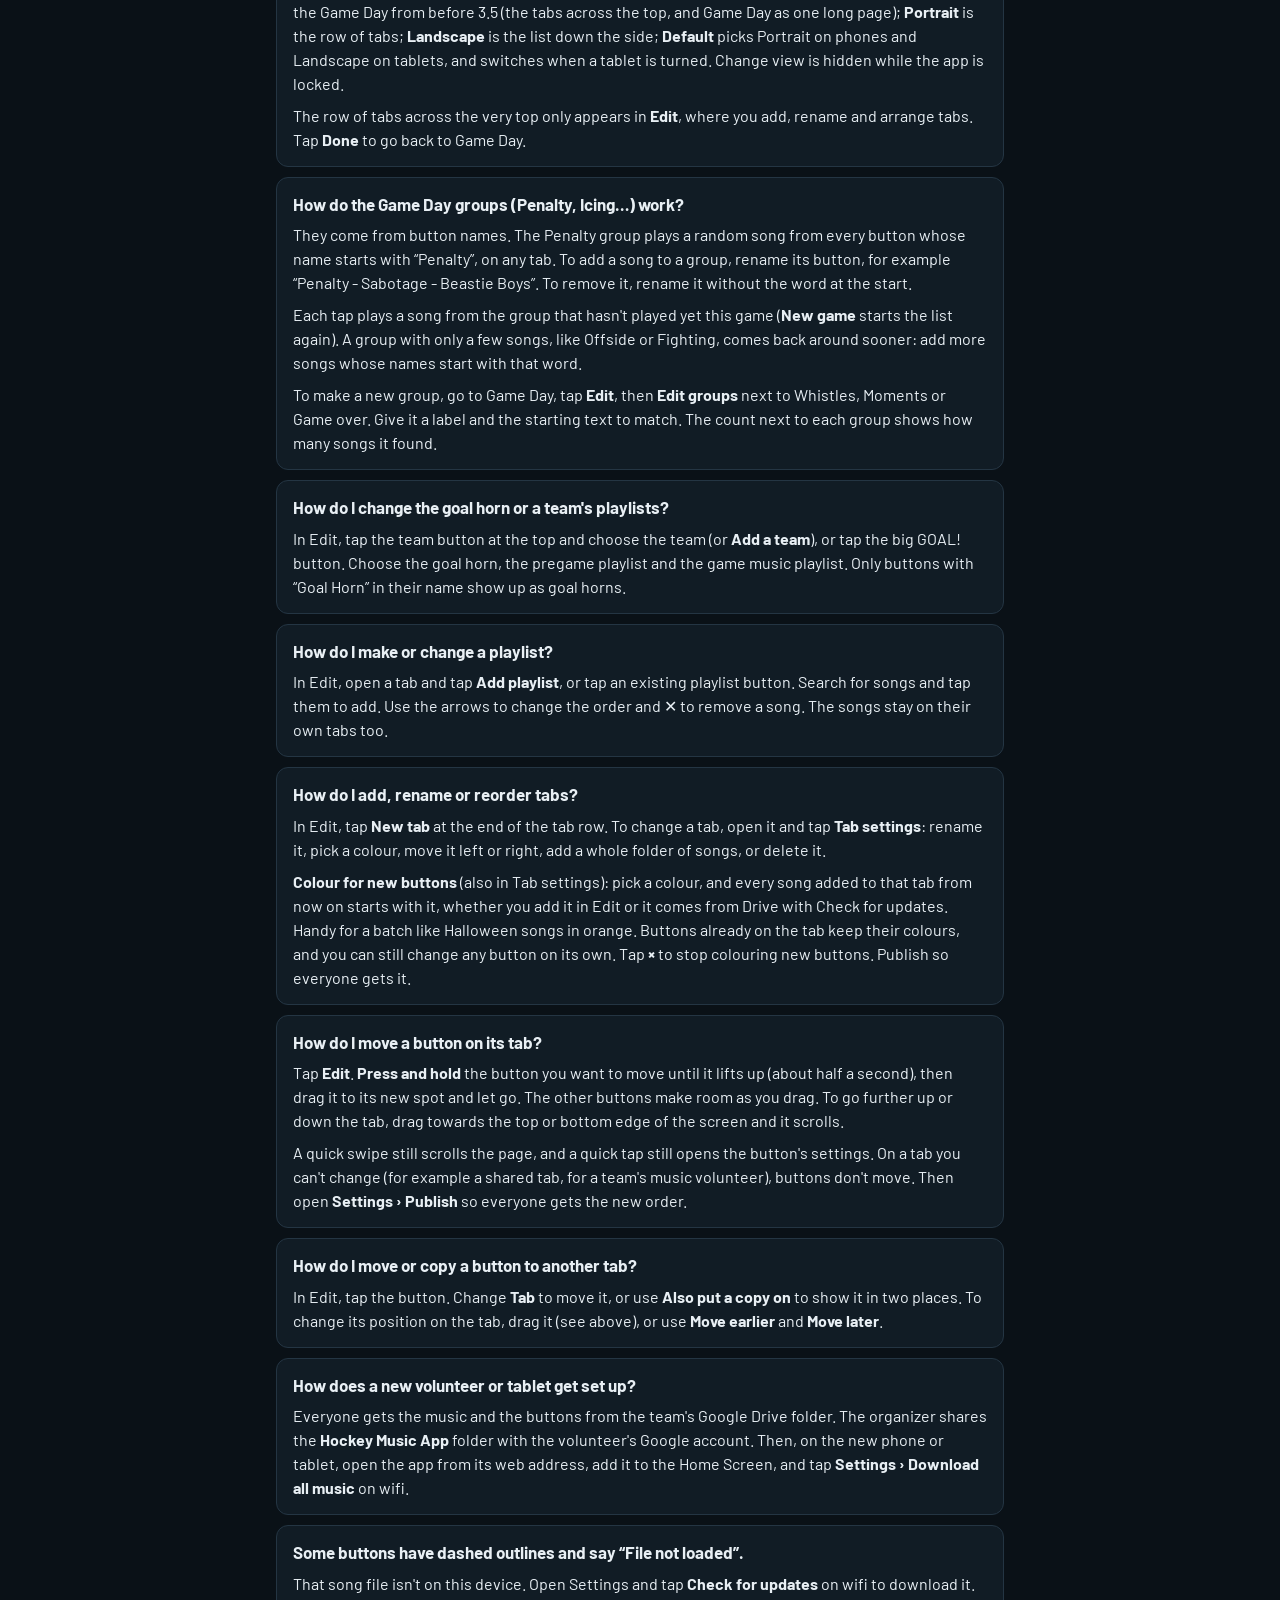
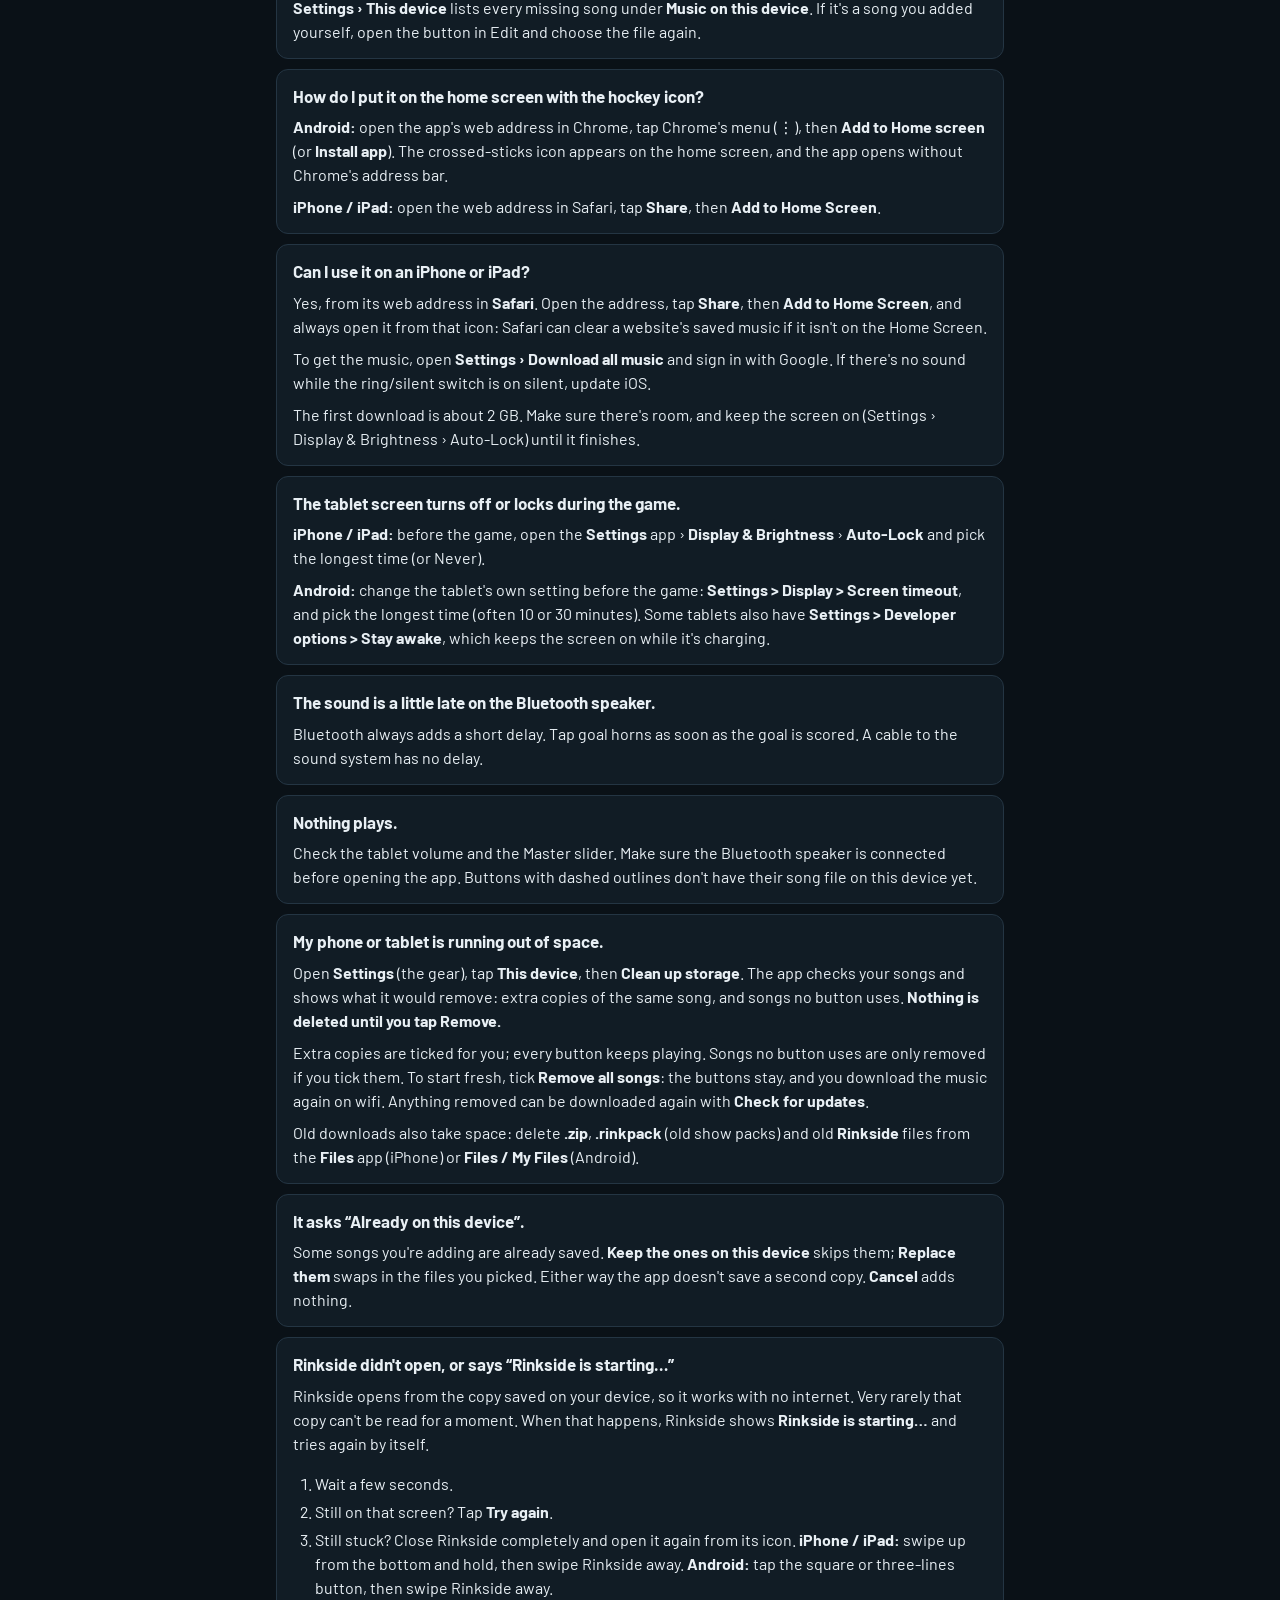
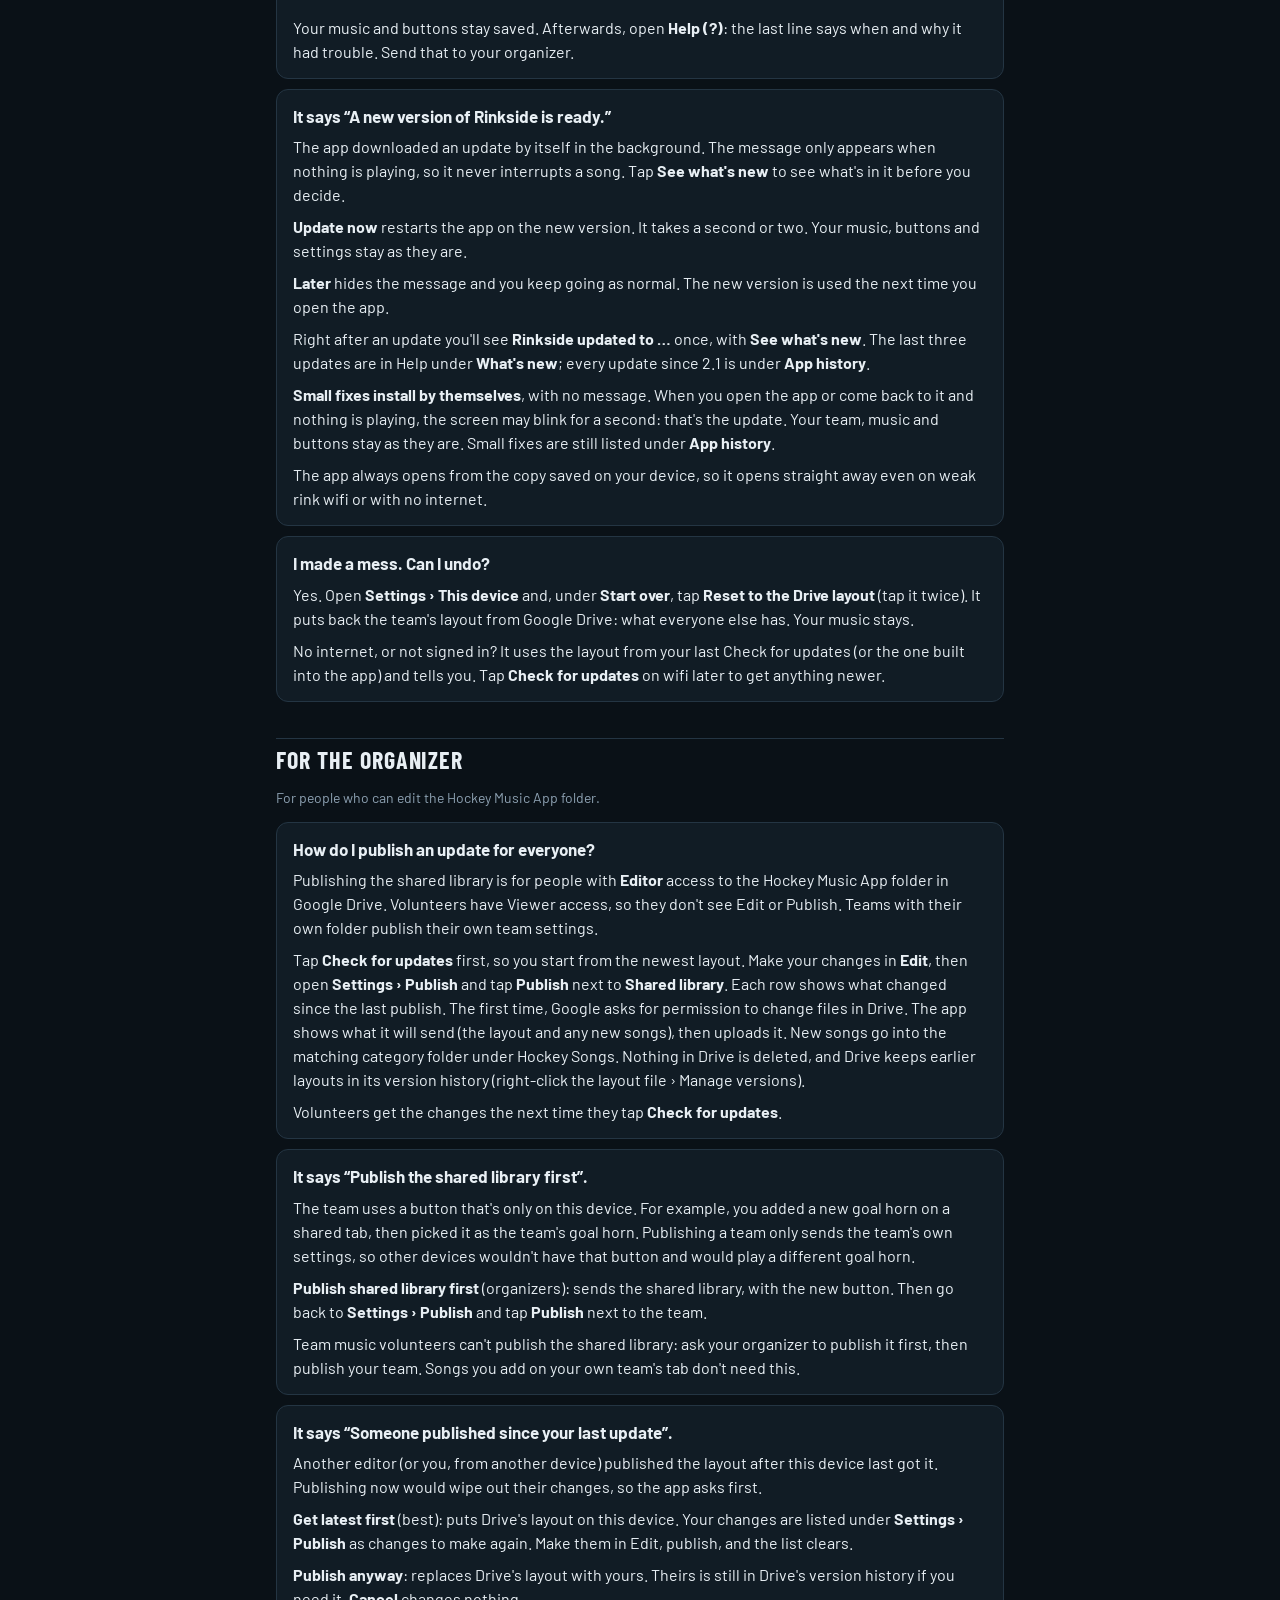
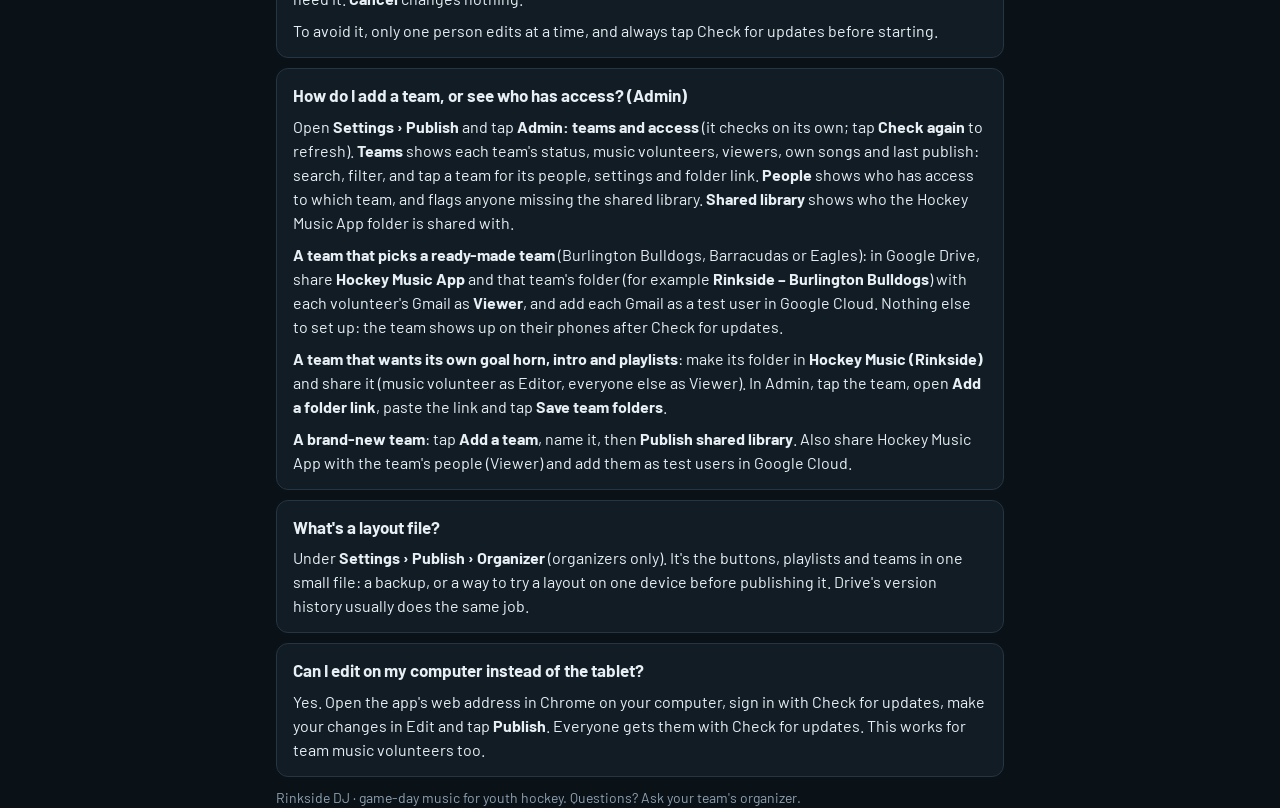
<file: guide/index.html>
<!doctype html>
<html lang="en">
<head>
<meta charset="utf-8">
<meta name="viewport" content="width=device-width, initial-scale=1, viewport-fit=cover">
<meta http-equiv="Content-Security-Policy" content="default-src 'self'; script-src 'none'; style-src 'self' 'unsafe-inline'; img-src 'self' data:; font-src 'self'; object-src 'none'; base-uri 'none'; form-action 'none'">
<meta name="theme-color" content="#0b131a">
<title>Rinkside DJ guide</title>
<link rel="icon" type="image/png" href="../icon-192.png">
<style>
@font-face { font-family: Barlow; font-weight: 400; src: url(../fonts/barlow-latin-400-normal.woff2) format("woff2"); }
@font-face { font-family: Barlow; font-weight: 600; src: url(../fonts/barlow-latin-600-normal.woff2) format("woff2"); }
@font-face { font-family: Barlow; font-weight: 700; src: url(../fonts/barlow-latin-700-normal.woff2) format("woff2"); }
@font-face { font-family: "Barlow Condensed"; font-weight: 700; src: url(../fonts/barlow-condensed-latin-700-normal.woff2) format("woff2"); }
:root { color-scheme: dark; --bg: #0a1117; --panel: #111c25; --line: #243543; --text: #e8eff4; --muted: #8ea2b3; --live: #6fd4f5; --horn: #e53a2f; }
* { box-sizing: border-box; }
body { margin: 0; background: var(--bg); color: var(--text); font: 16px/1.5 Barlow, system-ui, sans-serif; }
header { border-top: 5px solid var(--horn); background: var(--panel); border-bottom: 1px solid var(--line); }
.wrap { max-width: 760px; margin: 0 auto; padding: 0 16px; }
header .wrap { display: flex; align-items: center; gap: 14px; padding-top: 18px; padding-bottom: 18px; }
header img { width: 52px; height: 52px; border-radius: 12px; }
h1 { margin: 0; font: 700 34px/1 "Barlow Condensed", sans-serif; text-transform: uppercase; letter-spacing: .02em; }
header p { margin: 4px 0 0; color: var(--muted); }
h2 { font: 700 24px/1.1 "Barlow Condensed", sans-serif; text-transform: uppercase; letter-spacing: .04em; margin: 36px 0 12px; padding-top: 8px; border-top: 1px solid var(--line); }
h3 { font-size: 17px; margin: 0 0 6px; }
section { background: var(--panel); border: 1px solid var(--line); border-radius: 12px; padding: 14px 16px; margin: 10px 0; }
section p { margin: 0 0 8px; } section p:last-child { margin-bottom: 0; }
.hint { color: var(--muted); font-size: 14px; }
a { color: var(--live); }
ul.steps, ol.steps { padding-left: 22px; } .steps li { margin: 4px 0; }
nav.toc { background: var(--panel); border: 1px solid var(--line); border-radius: 12px; padding: 12px 16px; margin: 18px 0; }
nav.toc summary { cursor: pointer; font-weight: 700; }
nav.toc ul { margin: 8px 0 0; padding-left: 18px; columns: 2 260px; } nav.toc li { margin: 3px 0; break-inside: avoid; }
footer { color: var(--muted); font-size: 14px; padding: 30px 0 40px; }
</style>
</head>
<body>
<header><div class="wrap"><img src="../icon-192.png" alt=""><div><h1>Rinkside DJ guide</h1><p>Step by step, for iPhone, iPad and Android. Back to the app: close this page.</p></div></div></header>
<main class="wrap">
<nav class="toc"><details open><summary>Questions on this page</summary><ul><li><a href="#how-do-i-get-the-music-and-the-newest-songs-and-layout">How do I get the music, and the newest songs and layout?</a></li><li><a href="#the-team-button-shows-the-wrong-teams">The team button shows the wrong teams.</a></li><li><a href="#i-m-my-team-s-music-volunteer-how-do-i-change-our-team">I'm my team's music volunteer. How do I change our team?</a></li><li><a href="#how-do-i-add-a-new-song">How do I add a new song?</a></li><li><a href="#some-songs-are-much-louder-than-others">Some songs are much louder than others.</a></li><li><a href="#how-do-i-make-a-song-start-at-the-good-part">How do I make a song start at the good part?</a></li><li><a href="#how-do-i-change-or-replace-a-song-on-a-button">How do I change or replace a song on a button?</a></li><li><a href="#how-does-the-game-day-screen-work">How does the Game Day screen work?</a></li><li><a href="#how-do-the-game-day-groups-penalty-icing-work">How do the Game Day groups (Penalty, Icing…) work?</a></li><li><a href="#how-do-i-change-the-goal-horn-or-a-team-s-playlists">How do I change the goal horn or a team's playlists?</a></li><li><a href="#how-do-i-make-or-change-a-playlist">How do I make or change a playlist?</a></li><li><a href="#how-do-i-add-rename-or-reorder-tabs">How do I add, rename or reorder tabs?</a></li><li><a href="#how-do-i-move-a-button-on-its-tab">How do I move a button on its tab?</a></li><li><a href="#how-do-i-move-or-copy-a-button-to-another-tab">How do I move or copy a button to another tab?</a></li><li><a href="#how-does-a-new-volunteer-or-tablet-get-set-up">How does a new volunteer or tablet get set up?</a></li><li><a href="#some-buttons-have-dashed-outlines-and-say-file-not-loaded">Some buttons have dashed outlines and say “File not loaded”.</a></li><li><a href="#how-do-i-put-it-on-the-home-screen-with-the-hockey-icon">How do I put it on the home screen with the hockey icon?</a></li><li><a href="#can-i-use-it-on-an-iphone-or-ipad">Can I use it on an iPhone or iPad?</a></li><li><a href="#the-tablet-screen-turns-off-or-locks-during-the-game">The tablet screen turns off or locks during the game.</a></li><li><a href="#the-sound-is-a-little-late-on-the-bluetooth-speaker">The sound is a little late on the Bluetooth speaker.</a></li><li><a href="#nothing-plays">Nothing plays.</a></li><li><a href="#my-phone-or-tablet-is-running-out-of-space">My phone or tablet is running out of space.</a></li><li><a href="#it-asks-already-on-this-device">It asks “Already on this device”.</a></li><li><a href="#rinkside-didn-t-open">Rinkside didn't open, or says “Rinkside is starting…”</a></li><li><a href="#it-says-a-new-version-of-rinkside-is-ready">It says “A new version of Rinkside is ready.”</a></li><li><a href="#i-made-a-mess-can-i-undo">I made a mess. Can I undo?</a></li><li><a href="#how-do-i-publish-an-update-for-everyone">How do I publish an update for everyone?</a></li><li><a href="#it-says-publish-the-shared-library-first">It says “Publish the shared library first”.</a></li><li><a href="#it-says-someone-published-since-your-last-update">It says “Someone published since your last update”.</a></li><li><a href="#how-do-i-add-a-team-or-see-who-has-access-admin">How do I add a team, or see who has access? (Admin)</a></li><li><a href="#what-s-a-layout-file">What's a layout file?</a></li><li><a href="#can-i-edit-on-my-computer-instead-of-the-tablet">Can I edit on my computer instead of the tablet?</a></li></ul></details></nav>
<h2 id="settings-at-a-glance">Settings at a glance</h2>
<p>Tap the gear at the top. Settings has four tabs:</p>
<ul class="steps">
<li><b>Updates</b>: <b>Download all music</b> the first time, then <b>Check for updates</b> before each game, on wifi. <b>Switch Google account</b> is here too: if you have more than one role (say, organizer on one account and a team's music volunteer on another), tap it, pick the account, then tap <b>Check for updates</b> to get that account's teams, Edit and Publish. The music on the device stays.</li>
<li><b>Publish</b> (organizers and team music volunteers only): one row for each place you can publish to, with what changed since the last publish. Organizers also find <b>Admin</b> and the layout file here.</li>
<li><b>Playback</b>: fade-out length, playlist crossfade, skipping songs already played this game, and <b>Even out song volume</b> (on unless you turn it off). Organizers and team music volunteers also see <b>Review song volume</b> here.</li>
<li><b>This device</b>: your teams (and <b>Teams on this device</b>, to shorten the team list), the music on this device and <b>Clean up storage</b>, and <b>Start over</b>.</li>
</ul>
<h2 id="running-a-game-volunteers">Running a game (volunteers)</h2>
    <ul class="steps">
      <li><b>Pick the team</b>: tap the team button at the top left and choose from the list. The big GOAL! button, Pregame, Game music and the team's own tabs follow the team.</li>
      <li><b>Tap a button to play it.</b> Tap it again to fade it out.</li>
      <li><b>Random</b>: the first button in every music tab (for example <b>Random Interm</b>) plays a song from that tab that hasn't played yet this game, like the Penalty and Icing buttons. Tap it again to fade it out. <b>New game</b> starts it fresh. It isn't shown in Edit or while you search.</li>
      <li><b>Search</b>: type part of a song's name in the search box at the top (on a phone it's under the buttons). GOAL!, Pregame, Game music and the Whistles stay where they are, and the songs that match show where the music normally is: on the right on a tablet, under the Whistles on a phone. Tap <b>Clear search</b>, the <b>×</b> in the box, or any music tab to go back. (In the Classic view, the matches still fill the whole page.)</li>
      <li><b>Fade out all</b> (big red button) when the puck drops. <b>Stop</b> cuts everything instantly.</li>
      <li><b>Pause</b> (the yellow button between them; just the ⏸ icon on a phone) holds everything that's playing, with a quick fade. You can still tap a whistle while paused. Tap <b>Resume</b> (▶) and the music carries on from the same spot; in One at a time, the whistle fades out as it does. Fade out all or Stop while paused ends everything. Pause is greyed out when nothing is playing.</li>
      <li><b>Game music</b>: the first tap starts the team's playlist. Every tap after that plays the next song.</li>
      <li><b>Random buttons</b> (Penalty, Icing, …) pick a song that hasn't played yet this game.</li>
      <li><b>New game</b> (tap twice) clears the “Played” marks before puck drop.</li>
      <li><b>Lock</b> hides settings and editing. Press and hold the lock for a second and a half to unlock.</li>
    </ul>

    <h2 id="questions">Questions</h2>
    <section id="how-do-i-get-the-music-and-the-newest-songs-and-layout"><h3>How do I get the music, and the newest songs and layout?</h3>
      <p>On good wifi, unlock, open <b>Settings</b> and tap <b>Download all music</b> (the first time) or <b>Check for updates</b> (after that). Sign in with the Google account the organizer shared the music with. The app shows what's new; tap <b>Download now</b>. Only new or changed songs are downloaded, so updates are quick.</p>
      <p>You get the shared library plus your team's own goal horn, intro, game music and tabs, if your team has its own Drive folder.</p>
      <p>The first time, Google warns that it hasn't verified the app: tap <b>Continue</b>. If a big download stops (the screen locked, the wifi dropped, or the sign-in ran out after an hour), tap <b>Check for updates</b> again: it carries on where it stopped.</p></section>
    
    <section id="the-team-button-shows-the-wrong-teams"><h3>The team button shows the wrong teams.</h3>
      <p>The team button lists the teams your Google account has access to. On wifi, open <b>Settings</b> and tap <b>Check for updates</b>: the list updates to match.</p>
      <p>Your team is missing? Ask the organizer to give your Google account access to it.</p>
      <p>You run music for more than one team? Open <b>Settings › This device › Teams on this device</b> and tick only the ones you want in the team button.</p></section>

    <h2 id="changing-buttons-organizer-and-team-music-volunteers">Changing buttons (organizer and team music volunteers)</h2>
    <p class="hint">The organizer changes the shared library. A team's music volunteer changes that team: its goal horn, intro, game music, its own tabs and songs, and which shared tabs it hides. Shared tabs show “only the organizer can change it” in Edit.</p>
    <section id="i-m-my-team-s-music-volunteer-how-do-i-change-our-team"><h3>I'm my team's music volunteer. How do I change our team?</h3>
      <ol class="steps">
        <li>Tap <b>Check for updates</b> first, so you start from the newest version.</li>
        <li>Tap <b>Edit</b>. Tap the team button (or the GOAL! button) to set your <b>goal horn</b>, <b>pregame</b> and <b>game music</b> playlists.</li>
        <li>Tap <b>New tab</b> for your own songs (player intros, goal announcements…), then <b>Add songs</b>. Songs on your own tabs go to your team's folder only.</li>
        <li>Don't need a shared tab, like Holiday Music? Open it and tap <b>Hide this tab for</b> your team.</li>
        <li>Tap <b>Done</b>, open <b>Settings › Publish</b> and tap <b>Publish</b> next to your team. Everyone on your team gets it with Check for updates.</li>
      </ol></section>
    <section id="how-do-i-add-a-new-song"><h3>How do I add a new song?</h3>
      <p><b>Easiest (organizers): Settings › Publish › Add a song.</b> One song at a time, from your phone, tablet or computer:</p>
      <ol class="steps"><li>Tap <b>Pick</b> and choose the song file (MP3, M4A or WAV).</li><li>Check the <b>Song name</b> and <b>Artist</b> (filled in from the file name).</li><li>Pick the <b>Music tab</b>. It's also the Google Drive folder the song goes in (for example <b>Hockey Songs › Crowd Favourites</b>). Pick <b>New tab…</b> to make one.</li><li>Optional: tick any Whistles or Moments it should also play from (for example <b>Icing</b>).</li><li>Tap <b>Next</b>. Play the song and tap <b>Start here</b> at the part the crowd should hear first (<b>− 5 s / + 5 s</b> to fine-tune).</li><li>Tap <b>Add to Rinkside</b>, then <b>Publish now</b>. The song goes into Drive and everyone gets it with <b>Check for updates</b>.</li></ol>
      <p><b>Or in Edit</b> (several songs at once):</p>
      <p>Unlock, tap <b>Edit</b>, open the tab you want, and tap <b>Add songs</b>. Pick one or more MP3 files. Each file becomes a button named after the file. Tap the new button to rename it, set its colour and set its start point. Tap <b>Done</b> at the top when you're finished.</p>
      <p><b>Or put the song in Google Drive</b> (organizers and team music volunteers). Drop the MP3 into the right folder: a category folder in <b>Hockey Songs</b> (for example <b>In Game Action</b>), or your team's own folder. Then, on your phone or tablet, tap <b>Settings › Check for updates</b>. The app downloads the song and offers to <b>make buttons for new songs</b>: leave it ticked and tap <b>Download now</b>. Each new song gets a button at the end of the tab with the same name as its folder (a folder with no matching tab gets a new tab). Move or rename the buttons in Edit if you like, then open <b>Settings › Publish</b> so everyone gets them.</p>
      <p>Only songs that are new since your last Check for updates get buttons, and only on the device of someone who can change that folder. Songs that were already in Drive without a button stay that way.</p></section>
    <section id="some-songs-are-much-louder-than-others"><h3>Some songs are much louder than others.</h3>
      <p>Rinkside can <b>even out the volume</b>: it listens to each song once, works out how loud it really sounds, and saves a small fix on its button. Loud songs are turned down and quiet ones turned up, so they all play at about the same level on every phone and tablet. The music files in Drive aren't changed. A quiet song is only turned up as far as it can go without distorting, and goal horns and sounds shorter than 15 seconds (whistle stingers, effects) are left as they are.</p>
      <p><b>New songs</b> are evened out by themselves when you add them in Edit, or when Check for updates makes buttons for new songs from Drive. A message says “Evened out the volume of 3 new songs”. Publish as usual so the volunteers get it.</p>
      <p><b>Songs already in the app (do this once):</b></p>
      <ol class="steps">
        <li>On wifi, tap <b>Settings › Check for updates</b> so the songs are on your device.</li>
        <li>Tap <b>Settings › Playback › Review song volume</b>.</li>
        <li>Tap <b>Measure</b>. It takes about a second per song: keep the app open and the screen on until it says Done.</li>
        <li>Look down the list (loudest first). Each song says what will happen, like “Turned down (−4 dB)” or “About right: not changed”. Untick any song you'd rather leave exactly as it is. Tick a goal horn or short sound if you want it evened out too.</li>
        <li>Tap <b>Apply</b>, then <b>Settings › Publish</b>. Your Publish list shows one line: “Evened out the volume of 48 songs”.</li>
      </ol>
      <p><b>Fine-tuning one song:</b> in Edit, tap its button. Under <b>Even out volume</b> it says what was done. Untick <b>Even out this button</b> to play it exactly as the file is, or tap <b>Measure again</b>. The <b>Volume</b> slider is your own adjustment on top. Changing the start or stop point measures that part again by itself.</p>
      <p>Each volunteer can turn it off on their own device with <b>Settings › Playback › Even out song volume</b>, for example to compare. You only see the songs you're allowed to change (team music volunteers: their team's songs).</p></section>
    <section id="how-do-i-make-a-song-start-at-the-good-part"><h3>How do I make a song start at the good part?</h3>
      <p>In Edit, tap the button, then <b>Play from 0:00</b>. When the part you want hits, tap <b>Set start here</b>. Tap <b>Listen from start point</b> to check it. For a short clip, also tap <b>Set stop here</b> where it should end. You can type exact seconds instead.</p></section>
    <section id="how-do-i-change-or-replace-a-song-on-a-button"><h3>How do I change or replace a song on a button?</h3>
      <p>In Edit, tap the button and use <b>Choose a different file</b>. The button keeps its name, colour and place. Check the start point afterwards, because the new file may be different.</p></section>
    <section id="how-does-the-game-day-screen-work"><h3>How does the Game Day screen work?</h3>
      <p>Game Day is the one screen you play from. At the top, always in place: <b>GOAL!</b>, <b>Pregame</b>, <b>Game music</b> and the <b>Whistles</b> (Penalty, Icing, Offside…). They never scroll away, so they're always one tap away.</p>
      <p>Under the Whistles, pick the music you want: tap a tab such as <b>Warmup - Puck Drop</b> or <b>In Game Action</b> and its buttons appear below. Scroll down for more buttons, then Moments, Playlists, Game over and every goal horn. The app remembers the tab you picked last.</p>
      <p><b>Phones</b> show the tabs as a row you can swipe sideways. <b>Tablets</b> (held sideways) show them as a list down the middle that scrolls up and down, with the buttons on the right. To change it on your device, tap <b>Change view</b> next to the lock (on a phone it's the small layout icon): <b>Classic</b> brings back the Game Day from before 3.5 (the tabs across the top, and Game Day as one long page); <b>Portrait</b> is the row of tabs; <b>Landscape</b> is the list down the side; <b>Default</b> picks Portrait on phones and Landscape on tablets, and switches when a tablet is turned. Change view is hidden while the app is locked.</p>
      <p>The row of tabs across the very top only appears in <b>Edit</b>, where you add, rename and arrange tabs. Tap <b>Done</b> to go back to Game Day.</p></section>
    <section id="how-do-the-game-day-groups-penalty-icing-work"><h3>How do the Game Day groups (Penalty, Icing…) work?</h3>
      <p>They come from button names. The Penalty group plays a random song from every button whose name starts with “Penalty”, on any tab. To add a song to a group, rename its button, for example “Penalty - Sabotage - Beastie Boys”. To remove it, rename it without the word at the start.</p>
      <p>Each tap plays a song from the group that hasn't played yet this game (<b>New game</b> starts the list again). A group with only a few songs, like Offside or Fighting, comes back around sooner: add more songs whose names start with that word.</p>
      <p>To make a new group, go to Game Day, tap <b>Edit</b>, then <b>Edit groups</b> next to Whistles, Moments or Game over. Give it a label and the starting text to match. The count next to each group shows how many songs it found.</p></section>
    <section id="how-do-i-change-the-goal-horn-or-a-team-s-playlists"><h3>How do I change the goal horn or a team's playlists?</h3>
      <p>In Edit, tap the team button at the top and choose the team (or <b>Add a team</b>), or tap the big GOAL! button. Choose the goal horn, the pregame playlist and the game music playlist. Only buttons with “Goal Horn” in their name show up as goal horns.</p></section>
    <section id="how-do-i-make-or-change-a-playlist"><h3>How do I make or change a playlist?</h3>
      <p>In Edit, open a tab and tap <b>Add playlist</b>, or tap an existing playlist button. Search for songs and tap them to add. Use the arrows to change the order and ✕ to remove a song. The songs stay on their own tabs too.</p></section>
    <section id="how-do-i-add-rename-or-reorder-tabs"><h3>How do I add, rename or reorder tabs?</h3>
      <p>In Edit, tap <b>New tab</b> at the end of the tab row. To change a tab, open it and tap <b>Tab settings</b>: rename it, pick a colour, move it left or right, add a whole folder of songs, or delete it.</p>
      <p><b>Colour for new buttons</b> (also in Tab settings): pick a colour, and every song added to that tab from now on starts with it, whether you add it in Edit or it comes from Drive with Check for updates. Handy for a batch like Halloween songs in orange. Buttons already on the tab keep their colours, and you can still change any button on its own. Tap <b>×</b> to stop colouring new buttons. Publish so everyone gets it.</p></section>
    <section id="how-do-i-move-a-button-on-its-tab"><h3>How do I move a button on its tab?</h3>
      <p>Tap <b>Edit</b>. <b>Press and hold</b> the button you want to move until it lifts up (about half a second), then drag it to its new spot and let go. The other buttons make room as you drag. To go further up or down the tab, drag towards the top or bottom edge of the screen and it scrolls.</p>
      <p>A quick swipe still scrolls the page, and a quick tap still opens the button's settings. On a tab you can't change (for example a shared tab, for a team's music volunteer), buttons don't move. Then open <b>Settings › Publish</b> so everyone gets the new order.</p></section>
    <section id="how-do-i-move-or-copy-a-button-to-another-tab"><h3>How do I move or copy a button to another tab?</h3>
      <p>In Edit, tap the button. Change <b>Tab</b> to move it, or use <b>Also put a copy on</b> to show it in two places. To change its position on the tab, drag it (see above), or use <b>Move earlier</b> and <b>Move later</b>.</p></section>
    <section id="how-does-a-new-volunteer-or-tablet-get-set-up"><h3>How does a new volunteer or tablet get set up?</h3>
      <p>Everyone gets the music and the buttons from the team's Google Drive folder. The organizer shares the <b>Hockey Music App</b> folder with the volunteer's Google account. Then, on the new phone or tablet, open the app from its web address, add it to the Home Screen, and tap <b>Settings › Download all music</b> on wifi.</p></section>
    <section id="some-buttons-have-dashed-outlines-and-say-file-not-loaded"><h3>Some buttons have dashed outlines and say “File not loaded”.</h3>
      <p>That song file isn't on this device. Open Settings and tap <b>Check for updates</b> on wifi to download it. <b>Settings › This device</b> lists every missing song under <b>Music on this device</b>. If it's a song you added yourself, open the button in Edit and choose the file again.</p></section>
    <section id="how-do-i-put-it-on-the-home-screen-with-the-hockey-icon"><h3>How do I put it on the home screen with the hockey icon?</h3>
      <p><b>Android:</b> open the app's web address in Chrome, tap Chrome's menu (⋮), then <b>Add to Home screen</b> (or <b>Install app</b>). The crossed-sticks icon appears on the home screen, and the app opens without Chrome's address bar.</p>
      <p><b>iPhone / iPad:</b> open the web address in Safari, tap <b>Share</b>, then <b>Add to Home Screen</b>.</p></section>
    <section id="can-i-use-it-on-an-iphone-or-ipad"><h3>Can I use it on an iPhone or iPad?</h3>
      <p>Yes, from its web address in <b>Safari</b>. Open the address, tap <b>Share</b>, then <b>Add to Home Screen</b>, and always open it from that icon: Safari can clear a website's saved music if it isn't on the Home Screen.</p>
      <p>To get the music, open <b>Settings › Download all music</b> and sign in with Google. If there's no sound while the ring/silent switch is on silent, update iOS.</p>
      <p>The first download is about 2&nbsp;GB. Make sure there's room, and keep the screen on (Settings › Display &amp; Brightness › Auto-Lock) until it finishes.</p></section>
    <section id="the-tablet-screen-turns-off-or-locks-during-the-game"><h3>The tablet screen turns off or locks during the game.</h3>
      <p><b>iPhone / iPad:</b> before the game, open the <b>Settings</b> app › <b>Display &amp; Brightness</b> › <b>Auto-Lock</b> and pick the longest time (or Never).</p>
      <p><b>Android:</b> change the tablet's own setting before the game: <b>Settings &gt; Display &gt; Screen timeout</b>, and pick the longest time (often 10 or 30 minutes). Some tablets also have <b>Settings &gt; Developer options &gt; Stay awake</b>, which keeps the screen on while it's charging.</p></section>
    <section id="the-sound-is-a-little-late-on-the-bluetooth-speaker"><h3>The sound is a little late on the Bluetooth speaker.</h3>
      <p>Bluetooth always adds a short delay. Tap goal horns as soon as the goal is scored. A cable to the sound system has no delay.</p></section>
    <section id="nothing-plays"><h3>Nothing plays.</h3>
      <p>Check the tablet volume and the Master slider. Make sure the Bluetooth speaker is connected before opening the app. Buttons with dashed outlines don't have their song file on this device yet.</p></section>
    <section id="my-phone-or-tablet-is-running-out-of-space"><h3>My phone or tablet is running out of space.</h3>
      <p>Open <b>Settings</b> (the gear), tap <b>This device</b>, then <b>Clean up storage</b>. The app checks your songs and shows what it would remove: extra copies of the same song, and songs no button uses. <b>Nothing is deleted until you tap Remove.</b></p>
      <p>Extra copies are ticked for you; every button keeps playing. Songs no button uses are only removed if you tick them. To start fresh, tick <b>Remove all songs</b>: the buttons stay, and you download the music again on wifi. Anything removed can be downloaded again with <b>Check for updates</b>.</p>
      <p>Old downloads also take space: delete <b>.zip</b>, <b>.rinkpack</b> (old show packs) and old <b>Rinkside</b> files from the <b>Files</b> app (iPhone) or <b>Files / My Files</b> (Android).</p></section>
    <section id="it-asks-already-on-this-device"><h3>It asks “Already on this device”.</h3>
      <p>Some songs you're adding are already saved. <b>Keep the ones on this device</b> skips them; <b>Replace them</b> swaps in the files you picked. Either way the app doesn't save a second copy. <b>Cancel</b> adds nothing.</p></section>
    <section id="rinkside-didn-t-open"><h3>Rinkside didn't open, or says “Rinkside is starting…”</h3>
      <p>Rinkside opens from the copy saved on your device, so it works with no internet. Very rarely that copy can't be read for a moment. When that happens, Rinkside shows <b>Rinkside is starting…</b> and tries again by itself.</p>
      <ol class="steps"><li>Wait a few seconds.</li><li>Still on that screen? Tap <b>Try again</b>.</li><li>Still stuck? Close Rinkside completely and open it again from its icon. <b>iPhone / iPad:</b> swipe up from the bottom and hold, then swipe Rinkside away. <b>Android:</b> tap the square or three-lines button, then swipe Rinkside away.</li></ol>
      <p>Your music and buttons stay saved. Afterwards, open <b>Help (?)</b>: the last line says when and why it had trouble. Send that to your organizer.</p></section>
    <section id="it-says-a-new-version-of-rinkside-is-ready"><h3>It says “A new version of Rinkside is ready.”</h3>
      <p>The app downloaded an update by itself in the background. The message only appears when nothing is playing, so it never interrupts a song. Tap <b>See what's new</b> to see what's in it before you decide.</p>
      <p><b>Update now</b> restarts the app on the new version. It takes a second or two. Your music, buttons and settings stay as they are.</p>
      <p><b>Later</b> hides the message and you keep going as normal. The new version is used the next time you open the app.</p>
      <p>Right after an update you'll see <b>Rinkside updated to …</b> once, with <b>See what's new</b>. The last three updates are in Help under <b>What's new</b>; every update since 2.1 is under <b>App history</b>.</p>
      <p><b>Small fixes install by themselves</b>, with no message. When you open the app or come back to it and nothing is playing, the screen may blink for a second: that's the update. Your team, music and buttons stay as they are. Small fixes are still listed under <b>App history</b>.</p>
      <p>The app always opens from the copy saved on your device, so it opens straight away even on weak rink wifi or with no internet.</p></section>
    <section id="i-made-a-mess-can-i-undo"><h3>I made a mess. Can I undo?</h3>
      <p>Yes. Open <b>Settings › This device</b> and, under <b>Start over</b>, tap <b>Reset to the Drive layout</b> (tap it twice). It puts back the team's layout from Google Drive: what everyone else has. Your music stays.</p>
      <p>No internet, or not signed in? It uses the layout from your last Check for updates (or the one built into the app) and tells you. Tap <b>Check for updates</b> on wifi later to get anything newer.</p></section>

    <div>
    <h2 id="for-the-organizer">For the organizer</h2>
    <p class="hint">For people who can edit the Hockey Music App folder.</p>
    <section id="how-do-i-publish-an-update-for-everyone"><h3>How do I publish an update for everyone?</h3>
      <p>Publishing the shared library is for people with <b>Editor</b> access to the Hockey Music App folder in Google Drive. Volunteers have Viewer access, so they don't see Edit or Publish. Teams with their own folder publish their own team settings.</p>
      <p>Tap <b>Check for updates</b> first, so you start from the newest layout. Make your changes in <b>Edit</b>, then open <b>Settings › Publish</b> and tap <b>Publish</b> next to <b>Shared library</b>. Each row shows what changed since the last publish. The first time, Google asks for permission to change files in Drive. The app shows what it will send (the layout and any new songs), then uploads it. New songs go into the matching category folder under Hockey Songs. Nothing in Drive is deleted, and Drive keeps earlier layouts in its version history (right-click the layout file › Manage versions).</p>
      <p>Volunteers get the changes the next time they tap <b>Check for updates</b>.</p></section>
    <section id="it-says-publish-the-shared-library-first"><h3>It says “Publish the shared library first”.</h3>
      <p>The team uses a button that's only on this device. For example, you added a new goal horn on a shared tab, then picked it as the team's goal horn. Publishing a team only sends the team's own settings, so other devices wouldn't have that button and would play a different goal horn.</p>
      <p><b>Publish shared library first</b> (organizers): sends the shared library, with the new button. Then go back to <b>Settings › Publish</b> and tap <b>Publish</b> next to the team.</p>
      <p>Team music volunteers can't publish the shared library: ask your organizer to publish it first, then publish your team. Songs you add on your own team's tab don't need this.</p>
    </section>
    <section id="it-says-someone-published-since-your-last-update"><h3>It says “Someone published since your last update”.</h3>
      <p>Another editor (or you, from another device) published the layout after this device last got it. Publishing now would wipe out their changes, so the app asks first.</p>
      <p><b>Get latest first</b> (best): puts Drive's layout on this device. Your changes are listed under <b>Settings › Publish</b> as changes to make again. Make them in Edit, publish, and the list clears.</p>
      <p><b>Publish anyway</b>: replaces Drive's layout with yours. Theirs is still in Drive's version history if you need it. <b>Cancel</b> changes nothing.</p>
      <p>To avoid it, only one person edits at a time, and always tap Check for updates before starting.</p></section>
    <section id="how-do-i-add-a-team-or-see-who-has-access-admin"><h3>How do I add a team, or see who has access? (Admin)</h3>
      <p>Open <b>Settings › Publish</b> and tap <b>Admin: teams and access</b> (it checks on its own; tap <b>Check again</b> to refresh). <b>Teams</b> shows each team's status, music volunteers, viewers, own songs and last publish: search, filter, and tap a team for its people, settings and folder link. <b>People</b> shows who has access to which team, and flags anyone missing the shared library. <b>Shared library</b> shows who the Hockey Music App folder is shared with.</p>
      <p><b>A team that picks a ready-made team</b> (Burlington Bulldogs, Barracudas or Eagles): in Google Drive, share <b>Hockey Music App</b> and that team's folder (for example <b>Rinkside – Burlington Bulldogs</b>) with each volunteer's Gmail as <b>Viewer</b>, and add each Gmail as a test user in Google Cloud. Nothing else to set up: the team shows up on their phones after Check for updates.</p>
      <p><b>A team that wants its own goal horn, intro and playlists</b>: make its folder in <b>Hockey Music (Rinkside)</b> and share it (music volunteer as Editor, everyone else as Viewer). In Admin, tap the team, open <b>Add a folder link</b>, paste the link and tap <b>Save team folders</b>.</p>
      <p><b>A brand-new team</b>: tap <b>Add a team</b>, name it, then <b>Publish shared library</b>. Also share Hockey Music App with the team's people (Viewer) and add them as test users in Google Cloud.</p></section>
    <section id="what-s-a-layout-file"><h3>What's a layout file?</h3>
      <p>Under <b>Settings › Publish › Organizer</b> (organizers only). It's the buttons, playlists and teams in one small file: a backup, or a way to try a layout on one device before publishing it. Drive's version history usually does the same job.</p></section>
    <section id="can-i-edit-on-my-computer-instead-of-the-tablet"><h3>Can I edit on my computer instead of the tablet?</h3>
      <p>Yes. Open the app's web address in Chrome on your computer, sign in with Check for updates, make your changes in Edit and tap <b>Publish</b>. Everyone gets them with Check for updates. This works for team music volunteers too.</p></section>
    </div>
    
</main>
<footer class="wrap">Rinkside DJ · game-day music for youth hockey. Questions? Ask your team's organizer.</footer>
</body>
</html>
</file>
<file: app.css>
/* Fonts are bundled so the app looks the same with no internet at the rink. */
@font-face { font-family: "Barlow"; font-weight: 400; font-style: normal; font-display: swap; src: url(fonts/barlow-latin-400-normal.woff2) format("woff2"); }
@font-face { font-family: "Barlow"; font-weight: 500; font-style: normal; font-display: swap; src: url(fonts/barlow-latin-500-normal.woff2) format("woff2"); }
@font-face { font-family: "Barlow"; font-weight: 600; font-style: normal; font-display: swap; src: url(fonts/barlow-latin-600-normal.woff2) format("woff2"); }
@font-face { font-family: "Barlow"; font-weight: 700; font-style: normal; font-display: swap; src: url(fonts/barlow-latin-700-normal.woff2) format("woff2"); }
@font-face { font-family: "Barlow Condensed"; font-weight: 600; font-style: normal; font-display: swap; src: url(fonts/barlow-condensed-latin-600-normal.woff2) format("woff2"); }
@font-face { font-family: "Barlow Condensed"; font-weight: 700; font-style: normal; font-display: swap; src: url(fonts/barlow-condensed-latin-700-normal.woff2) format("woff2"); }

/* Rinkside Soundboard styles
   Single dark theme on purpose: rink booths are dim, and the button colours
   from your Sound Show project read best on a dark surface.
   --team is set from the selected team (logo colour or Settings). */

[hidden] { display: none !important; }

:root {
  color-scheme: dark;
  --bg: #0a1117;          /* booth dark, blue-biased */
  --bg-2: #0e171f;
  --panel: #111c25;       /* dock + header */
  --raised: #1a2733;      /* uncoloured buttons */
  --line: #24354388;
  --line-solid: #243543;
  --text: #e8eff4;
  --muted: #8ea2b3;
  --live: #6fd4f5;        /* ice blue = playing */
  --horn: #e53a2f;        /* goal-light red */
  --horn-press: #b8261d;
  --warn: #f2c14e;
  --ok: #7fd89a;
  --team: #1c9ad6;
  --on-team: #fff;
  --radius: 12px;
  --display: "Barlow Condensed", "Arial Narrow", "Roboto Condensed", system-ui, sans-serif;
  --body: "Barlow", system-ui, -apple-system, "Segoe UI", Roboto, sans-serif;
  --dock-w: 350px;
}

* { box-sizing: border-box; }
html, body { height: 100%; }
body {
  margin: 0;
  background: var(--bg);
  color: var(--text);
  font: 15px/1.35 var(--body);
  -webkit-tap-highlight-color: transparent;
  overscroll-behavior: none;
  user-select: none;
  -webkit-user-select: none;
}
input, select { user-select: text; }
button, input, select { font: inherit; color: inherit; }
button { cursor: pointer; touch-action: manipulation; }
:focus-visible { outline: 3px solid var(--live); outline-offset: 2px; }
.num { font-variant-numeric: tabular-nums; }
svg { width: 1em; height: 1em; fill: none; stroke: currentColor; stroke-width: 2.2; stroke-linecap: round; stroke-linejoin: round; flex: none; }

/* ---------- App frame ---------- */
.app {
  height: 100%;
  display: grid;
  grid-template-columns: minmax(0, 1fr) var(--dock-w);
  grid-template-rows: auto auto minmax(0, 1fr);
  grid-template-areas: "head dock" "tabs dock" "main dock";
}
.head { grid-area: head; }
.tabs { grid-area: tabs; }
.main { grid-area: main; }
.dock { grid-area: dock; }

/* ---------- Header ---------- */
.head {
  display: flex; flex-wrap: wrap; align-items: center; gap: 10px 12px;
  padding: 12px 16px;
  background:
    linear-gradient(90deg, color-mix(in srgb, var(--team) 22%, transparent), transparent 60%),
    var(--panel);
  border-top: 4px solid var(--team);
  border-bottom: 1px solid var(--line-solid);
}
.teams { display: flex; gap: 6px; }
.team {
  display: inline-flex; align-items: center; gap: 9px;
  background: transparent; border: 1px solid var(--line-solid); border-radius: 999px;
  padding: 4px 14px 4px 4px; min-height: 48px; color: var(--muted);
  transition: background .15s ease, color .15s ease, border-color .15s ease;
}
.team[aria-pressed="true"] { background: color-mix(in srgb, var(--tc) 26%, var(--panel)); border-color: var(--tc); color: var(--text); }
.team[aria-pressed="false"] .badge { filter: grayscale(1) opacity(.55); }
.team-name { font: 700 19px/1 var(--display); letter-spacing: .04em; text-transform: uppercase; }
.badge {
  width: 40px; height: 40px; border-radius: 50%; flex: none; overflow: hidden;
  display: inline-grid; place-items: center; background: #fff;
}
.badge img { width: 100%; height: 100%; object-fit: contain; }
.badge.round { background: transparent; }
.badge.square { border-radius: 9px; background: #cfe6f5; }
.badge.square img { object-fit: cover; }
.badge.mono { background: var(--tc); color: #fff; font: 700 20px/1 var(--display); box-shadow: inset 0 0 0 2px rgba(255,255,255,.35); }
.badge.lg { width: 64px; height: 64px; font-size: 32px; }
.brand { display: flex; min-width: 0; margin-right: auto; }
.meta-line { display: flex; gap: 6px; flex-wrap: wrap; }
.meta-line span {
  font-size: 12px; font-weight: 600; letter-spacing: .04em; color: var(--muted);
  background: rgba(255,255,255,.05); border-radius: 999px; padding: 4px 9px;
}
.search {
  flex: 1 1 170px; max-width: 280px;
  background: var(--bg); border: 1px solid var(--line-solid); border-radius: 999px;
  padding: 9px 14px; min-height: 44px;
}
.search::placeholder { color: var(--muted); }
.seg { display: inline-flex; border: 1px solid var(--line-solid); border-radius: 999px; overflow: hidden; background: var(--bg); }
.seg button {
  background: transparent; border: 0; padding: 9px 14px; min-height: 44px;
  color: var(--muted); font-weight: 600; font-size: 14px;
}
.seg button[aria-pressed="true"] { background: var(--raised); color: var(--text); box-shadow: inset 0 -3px 0 var(--team); }
.btn {
  display: inline-flex; align-items: center; justify-content: center; gap: 7px;
  background: var(--raised); border: 1px solid var(--line-solid); border-radius: 999px;
  padding: 9px 16px; min-height: 44px; font-weight: 600; font-size: 14px;
}
.btn.warn { border-color: var(--warn); color: var(--warn); }
.btn.icon { padding: 0; width: 44px; }
#fullBtn[aria-pressed="true"] { border-color: var(--live); color: var(--live); }
.btn svg { width: 19px; height: 19px; }
.lock { position: relative; overflow: hidden; }
.lock[aria-pressed="true"] { border-color: var(--warn); color: var(--warn); }
.lock::after {
  content: ""; position: absolute; inset: 0; background: rgba(242, 193, 78, .25);
  transform: scaleX(0); transform-origin: left;
}
.lock.holding::after { transform: scaleX(1); transition: transform 1.5s linear; }
body.locked .admin { display: none !important; }

/* ---------- Tabs ---------- */
.tabs {
  display: flex; gap: 8px; overflow-x: auto; scrollbar-width: none;
  padding: 10px 16px; border-bottom: 1px solid var(--line-solid); background: var(--bg-2);
}
.tabs::-webkit-scrollbar { display: none; }
.tab {
  flex: 0 0 auto; display: inline-flex; align-items: center; gap: 8px;
  background: transparent; border: 1px solid var(--line-solid); border-radius: 10px;
  padding: 8px 12px; min-height: 46px;
  font: 600 17px/1 var(--display); letter-spacing: .03em; text-transform: uppercase;
  color: var(--muted);
}
.tab i { width: 10px; height: 10px; border-radius: 3px; background: var(--c, var(--muted)); flex: none; }
.tab em { font: 600 12px/1 var(--body); font-style: normal; opacity: .6; }
.tab[aria-selected="true"] { background: var(--c); border-color: var(--c); color: var(--on, #0b131a); }
.tab[aria-selected="true"] i { background: currentColor; opacity: .45; }
.tab.gameday { color: var(--text); border-color: var(--horn); gap: 7px; }
.tab.gameday svg { width: 18px; height: 18px; color: var(--horn); }
.tab.gameday[aria-selected="true"] { background: var(--horn); color: #fff; }
.tab.gameday[aria-selected="true"] svg { color: #fff; }

/* ---------- Main ---------- */
.main {
  overflow-y: auto; padding: 16px 16px 28px;
  background: radial-gradient(1200px 500px at 0% 0%, color-mix(in srgb, var(--team) 9%, transparent), transparent 70%), var(--bg);
}
.banner {
  display: flex; flex-wrap: wrap; align-items: center; gap: 10px 16px;
  border: 1px dashed var(--warn); border-radius: var(--radius);
  padding: 12px 14px; margin-bottom: 16px; color: var(--warn);
}
.banner > div { flex: 1 1 260px; }
.banner p { margin: 2px 0 0; color: var(--text); }
.section-title {
  display: flex; align-items: baseline; gap: 10px;
  font: 700 15px/1 var(--display); letter-spacing: .14em; text-transform: uppercase;
  color: var(--muted); margin: 22px 0 10px;
}
.section-title span { font: 600 12px/1 var(--body); letter-spacing: .02em; text-transform: none; opacity: .7; }
.section-title::after { content: ""; flex: 1; height: 1px; background: var(--line-solid); align-self: center; }
.section-title:first-child { margin-top: 2px; }
.tab-title { color: var(--text); font-size: 22px; letter-spacing: .06em; }
.tab-title::before { content: ""; width: 12px; height: 12px; border-radius: 3px; background: var(--c); align-self: center; }

/* ---------- Game Day hero ---------- */
.hero {
  display: grid; gap: 12px;
  grid-template-columns: minmax(0, 2fr) minmax(0, 1fr) minmax(0, 1fr);
}
.hero-pad {
  --p: 0;
  position: relative; overflow: hidden; isolation: isolate;
  display: flex; flex-direction: column; justify-content: flex-end; align-items: flex-start; gap: 4px;
  min-height: 150px; padding: 14px 16px; text-align: left;
  border: 2px solid var(--line-solid); border-radius: 16px;
  background: linear-gradient(160deg, color-mix(in srgb, var(--team) 30%, var(--raised)), var(--raised));
  color: var(--text);
  transition: transform .06s ease;
}
.hero-pad:active { transform: scale(.98); }
.hero-pad::before {
  content: ""; position: absolute; inset: 0; z-index: -1;
  background: rgba(0,0,0,.25); transform-origin: left; transform: scaleX(var(--p));
}
.hero-k {
  display: inline-flex; align-items: center; gap: 6px;
  font: 700 13px/1 var(--body); letter-spacing: .12em; text-transform: uppercase; opacity: .85;
}
.hero-k svg { width: 16px; height: 16px; }
.hero-big { font: 700 64px/.9 var(--display); letter-spacing: .01em; text-transform: uppercase; }
.hero-big.small { font-size: 36px; }
.hero-sub { font-size: 14px; opacity: .85; max-width: 100%; overflow: hidden; text-overflow: ellipsis; white-space: nowrap; }
.hero-pad.goal {
  background:
    radial-gradient(120% 140% at 100% 0%, rgba(255, 140, 110, .45), transparent 55%),
    linear-gradient(160deg, #f0463a, #b91d15);
  border-color: #ff6a5f; color: #fff;
}
.hero-logo {
  position: absolute; right: 14px; top: 50%; transform: translateY(-50%);
  width: 104px; height: 104px; border-radius: 50%; overflow: hidden; z-index: -1;
  display: grid; place-items: center; background: rgba(255,255,255,.95);
  box-shadow: 0 0 0 6px rgba(255,255,255,.18);
}
.hero-logo img { width: 100%; height: 100%; object-fit: contain; }
.hero-logo.round { background: transparent; box-shadow: none; filter: drop-shadow(0 4px 12px rgba(0,0,0,.4)); width: 124px; height: 124px; }
.hero-logo.square { border-radius: 18px; box-shadow: 0 0 0 4px rgba(255,255,255,.85), 0 8px 20px rgba(0,0,0,.35); width: 118px; height: 118px; }
.hero-logo.square img { object-fit: cover; }
.hero-logo.mono { background: var(--tc); color: #fff; font: 700 56px/1 var(--display); }
.hero-pad.goal.is-playing { animation: goal-light 0.9s ease-in-out infinite alternate; }
@keyframes goal-light {
  from { box-shadow: 0 0 0 0 rgba(255, 70, 50, .0); }
  to { box-shadow: 0 0 0 6px rgba(255, 70, 50, .55), 0 0 40px 6px rgba(255, 70, 50, .45); }
}
.hero-pad.pl.is-playing { border-color: var(--live); }
.hero-pad.is-missing { background: transparent; border-style: dashed; color: var(--muted); }
.hero-pad.is-missing .hero-logo { opacity: .35; }

/* ---------- Pads ---------- */
.grid {
  display: grid; gap: 10px;
  grid-template-columns: repeat(auto-fill, minmax(156px, 1fr));
}
.grid.big { grid-template-columns: repeat(auto-fill, minmax(196px, 1fr)); }

.pad {
  --bg-pad: var(--raised); --fg-pad: var(--text); --p: 0;
  position: relative; overflow: hidden; isolation: isolate;
  display: flex; flex-direction: column; justify-content: space-between; gap: 8px;
  min-height: 96px; padding: 10px 12px 9px;
  background: var(--bg-pad); color: var(--fg-pad);
  border: 2px solid transparent; border-radius: var(--radius);
  box-shadow: inset 0 1px 0 rgba(255,255,255,.18), inset 0 -2px 0 rgba(0,0,0,.18);
  text-align: left;
  transition: transform .06s ease, filter .15s ease;
}
.grid.big .pad { min-height: 112px; }
.pad:active { transform: scale(.97); }
.pad .top { display: flex; flex-direction: column; gap: 2px; min-width: 0; }
.eyebrow {
  display: inline-flex; align-items: center; gap: 5px;
  font: 700 11px/1.2 var(--body); letter-spacing: .1em; text-transform: uppercase; opacity: .78;
  white-space: nowrap; overflow: hidden; text-overflow: ellipsis;
}
.eyebrow svg { width: 13px; height: 13px; }
.pad .name {
  font: 700 19px/1.05 var(--display);
  display: -webkit-box; -webkit-line-clamp: 2; -webkit-box-orient: vertical; overflow: hidden;
  overflow-wrap: anywhere;
}
.grid.big .pad .name { font-size: 26px; }
.pad .artist { font-size: 13px; opacity: .8; white-space: nowrap; overflow: hidden; text-overflow: ellipsis; }
.pad .meta {
  display: flex; justify-content: space-between; align-items: center; gap: 6px;
  font-size: 12px; opacity: .8; font-variant-numeric: tabular-nums;
}
.dots { display: flex; gap: 3px; flex-wrap: wrap; justify-content: flex-end; max-width: 60%; }
.dots i { width: 7px; height: 7px; border-radius: 50%; background: currentColor; opacity: .9; }
.dots i.used { opacity: .25; }
/* progress fill while playing */
.pad::before {
  content: ""; position: absolute; inset: 0; z-index: -1;
  background: rgba(0, 0, 0, .3);
  transform-origin: left; transform: scaleX(var(--p));
}
/* tap flash */
.pad::after, .hero-pad::after { content: ""; position: absolute; inset: 0; background: #fff; opacity: 0; pointer-events: none; }
.pad.hit::after, .hero-pad.hit::after { animation: flash .35s ease-out; }
@keyframes flash { from { opacity: .45; } to { opacity: 0; } }
.pad.is-playing { border-color: var(--live); box-shadow: 0 0 0 3px rgba(111, 212, 245, .28), inset 0 1px 0 rgba(255,255,255,.18); }
.pad.is-played:not(.is-playing) { filter: saturate(.4) brightness(.72); }
.pad .top::before { content: none; }
.pad.is-played:not(.is-playing) .meta span:first-child::before {
  content: "✓ Played"; font-weight: 700; letter-spacing: .06em; margin-right: 6px;
}
.pad.is-missing { background: transparent; color: var(--muted); border: 2px dashed var(--line-solid); box-shadow: none; }
.pad.is-missing .meta span:first-child::before { content: "File not loaded "; }
.pad.playlist, .pad.next { box-shadow: inset 0 0 0 2px rgba(255,255,255,.22); }
.pad.group .name { font-size: 30px; }
.pad.tab-random .name { font-size: 24px; } /* 3.12: Random <tab> first in each music tab */
.pad.tab-random .dots { display: none; }

/* ---------- Dock (now playing) ---------- */
.dock {
  display: flex; flex-direction: column; min-height: 0;
  background: var(--panel); border-left: 1px solid var(--line-solid);
}
.dock-head { padding: 14px 14px 12px; border-bottom: 1px solid var(--line-solid); display: grid; gap: 10px; }
.dock-head h2 {
  display: flex; align-items: center; gap: 8px;
  margin: 0; font: 700 15px/1 var(--display); letter-spacing: .14em; text-transform: uppercase; color: var(--muted);
}
.live-dot { width: 9px; height: 9px; border-radius: 50%; background: var(--line-solid); }
body.has-audio .live-dot { background: var(--live); box-shadow: 0 0 0 0 rgba(111,212,245,.6); animation: pulse 1.4s ease-out infinite; }
@keyframes pulse { to { box-shadow: 0 0 0 8px rgba(111,212,245,0); } }
.vol { display: flex; align-items: center; gap: 10px; font-size: 13px; color: var(--muted); }
.vol input { flex: 1; accent-color: var(--live); min-height: 32px; }
.dock-list { flex: 1; overflow-y: auto; padding: 12px; display: grid; gap: 10px; align-content: start; }
.empty { display: grid; justify-items: center; gap: 12px; color: var(--muted); font-size: 14px; padding: 30px 8px; text-align: center; }
.empty-logo { width: 140px; height: 140px; overflow: hidden; opacity: .5; filter: grayscale(.3); display: grid; place-items: center; }
.empty-logo img { width: 100%; height: 100%; object-fit: contain; }
.empty-logo.round { border-radius: 50%; }
.empty-logo.square { border-radius: 20px; }
.empty-logo.square img { object-fit: cover; }
.empty-logo.mono { border-radius: 50%; background: var(--tc); color: #fff; font: 700 64px/1 var(--display); }
.eq { display: flex; align-items: flex-end; gap: 4px; height: 26px; }
.eq i { width: 6px; border-radius: 2px; background: var(--line-solid); }
.eq i:nth-child(1) { height: 40%; } .eq i:nth-child(2) { height: 80%; } .eq i:nth-child(3) { height: 55%; } .eq i:nth-child(4) { height: 25%; }
.card {
  background: var(--bg); border: 1px solid var(--line-solid); border-left: 4px solid var(--c, var(--raised));
  border-radius: var(--radius); padding: 10px 11px; display: grid; gap: 8px;
}
.card.fading { opacity: .5; }
.card-top { display: flex; gap: 10px; align-items: flex-start; }
.card-top .t { flex: 1; min-width: 0; font: 700 17px/1.1 var(--display); overflow-wrap: anywhere; }
.card-top .t b { display: block; font: 700 11px/1.3 var(--body); letter-spacing: .1em; text-transform: uppercase; color: var(--muted); }
.card-top .t small { display: block; font: 500 12px/1.3 var(--body); color: var(--muted); margin-top: 2px; }
.remain { font: 700 22px/1 var(--display); }
.remain.ending { color: var(--horn); }
.card.lead { background: linear-gradient(180deg, color-mix(in srgb, var(--c) 22%, var(--bg)), var(--bg)); }
.card.lead .t { font-size: 21px; }
.card.lead .remain { font-size: 42px; }
.bar { height: 6px; background: var(--raised); border-radius: 3px; overflow: hidden; }
.card.lead .bar { height: 8px; }
.bar i { display: block; height: 100%; width: 0; background: var(--live); }
.card-row { display: flex; align-items: center; gap: 8px; }
.card-row input[type=range] { flex: 1; accent-color: var(--live); min-height: 30px; }
.mini {
  display: inline-flex; align-items: center; gap: 6px;
  background: var(--raised); border: 1px solid var(--line-solid); border-radius: 8px;
  padding: 7px 11px; min-height: 40px; font-weight: 600; font-size: 13px;
}
.mini svg { width: 15px; height: 15px; }
.mini[aria-pressed="true"] { border-color: var(--live); color: var(--live); }
.card.pl { border-left-color: var(--live); border-style: dashed; border-left-style: solid; }
.upnext { font: 600 15px/1.2 var(--display); }
.upnext span { display: block; font: 700 11px/1.3 var(--body); letter-spacing: .1em; text-transform: uppercase; color: var(--muted); }
.pl-actions { display: flex; flex-wrap: wrap; gap: 6px; }
.pl-actions .mini.primary { background: var(--live); color: #062230; border-color: var(--live); }
.dock-actions { display: grid; grid-template-columns: 1fr auto; gap: 8px; padding: 12px; border-top: 1px solid var(--line-solid); }
.fade-all {
  background: linear-gradient(180deg, #f0463a, var(--horn)); color: #fff; border: 0; border-radius: var(--radius);
  min-height: 68px; font: 700 24px/1 var(--display); letter-spacing: .06em; text-transform: uppercase;
  box-shadow: inset 0 1px 0 rgba(255,255,255,.25), 0 6px 18px rgba(229, 58, 47, .25);
}
.fade-all:active { background: var(--horn-press); }
.stop-all {
  background: transparent; border: 2px solid var(--horn); color: var(--horn); border-radius: var(--radius);
  padding: 0 18px; font: 700 17px/1 var(--display); letter-spacing: .06em; text-transform: uppercase;
}

/* ---------- Settings dialog ---------- */
dialog {
  width: min(680px, calc(100% - 32px)); max-height: calc(100% - 32px);
  background: var(--panel); color: var(--text);
  border: 1px solid var(--line-solid); border-top: 4px solid var(--team); border-radius: 14px; padding: 0;
}
dialog::backdrop { background: rgba(3, 8, 12, .72); }
.dlg-head { position: sticky; top: 0; z-index: 1; background: var(--panel); display: flex; align-items: center; justify-content: space-between; padding: 14px 18px; border-bottom: 1px solid var(--line-solid); }
.dlg-head h2 { margin: 0; font: 700 24px/1 var(--display); text-transform: uppercase; letter-spacing: .04em; }
.dlg-body { padding: 6px 18px 20px; display: grid; gap: 4px; }
.dlg-body h3 { font: 700 15px/1 var(--display); letter-spacing: .14em; text-transform: uppercase; color: var(--muted); margin: 20px 0 8px; }
.dlg-body p { margin: 0 0 8px; }
.row { display: flex; flex-wrap: wrap; gap: 8px; align-items: center; }
.stat { font: 700 30px/1 var(--display); font-variant-numeric: tabular-nums; }
.stat small { font: 500 14px var(--body); color: var(--muted); }
.progress { color: var(--live); min-height: 1.4em; }
.hint { color: var(--muted); font-size: 13px; }
.setting { display: grid; grid-template-columns: 1fr auto; align-items: center; gap: 10px; padding: 6px 0; }
.setting input[type=range] { grid-column: 1 / -1; accent-color: var(--live); }
.setting input[type=checkbox] { width: 22px; height: 22px; accent-color: var(--live); }
details summary { cursor: pointer; color: var(--muted); padding: 6px 0; }
.missing-list { max-height: 220px; overflow: auto; font-size: 13px; color: var(--muted); margin: 0; padding-left: 18px; }
.file-btn { position: relative; overflow: hidden; }
.file-btn input { position: absolute; inset: 0; opacity: 0; cursor: pointer; }
.team-settings { display: grid; gap: 12px; }
.team-row { display: grid; gap: 10px; background: var(--bg); border: 1px solid var(--line-solid); border-radius: var(--radius); padding: 12px; }
.team-id { display: flex; gap: 12px; align-items: center; }
.team-id b { display: block; font: 700 20px/1.1 var(--display); text-transform: uppercase; letter-spacing: .04em; margin-bottom: 6px; }
.mini.colour input { width: 28px; height: 22px; padding: 0; border: 0; background: none; }
.field { display: grid; gap: 4px; font-size: 13px; color: var(--muted); }
.field select { background: var(--raised); color: var(--text); border: 1px solid var(--line-solid); border-radius: 8px; padding: 9px 10px; min-height: 42px; max-width: 100%; }

.toast {
  position: fixed; left: 50%; bottom: calc(24px + env(safe-area-inset-bottom, 0px)); transform: translateX(-50%);
  background: var(--text); color: var(--bg); padding: 10px 16px; border-radius: 999px;
  font-weight: 600; max-width: calc(100% - 32px); z-index: 50; box-shadow: 0 8px 24px rgba(0,0,0,.4);
}

/* ---------- Tablet portrait + phone ---------- */

/* ---------- Edit mode ---------- */
.edit-toggle[aria-pressed="true"] { background: var(--warn); border-color: var(--warn); color: #1a1403; }
.edit-mark { display: none; }
body.editing .pad .edit-mark {
  display: grid; place-items: center; position: absolute; top: 6px; right: 6px; z-index: 2;
  width: 26px; height: 26px; border-radius: 50%; background: rgba(0,0,0,.55); color: #fff;
}
body.editing .pad .edit-mark svg { width: 14px; height: 14px; }
body.editing .pad:not(.add-tile) { outline: 2px dashed rgba(242, 193, 78, .55); outline-offset: -2px; }
body.editing .hero-pad { outline: 2px dashed rgba(242, 193, 78, .7); outline-offset: -4px; }
.banner.edit { border-style: solid; background: rgba(242, 193, 78, .08); }
.section-title .mini { margin-left: 8px; letter-spacing: 0; text-transform: none; font: 600 13px/1 var(--body); color: var(--text); }
.search-title { color: var(--live); } /* 3.10 */
.search-title .mini { min-height: 40px; }
.add-tile {
  align-items: center; justify-content: center; text-align: center; gap: 4px;
  background: transparent; color: var(--warn); border: 2px dashed var(--warn); box-shadow: none;
  font: 700 17px/1.1 var(--display); text-transform: uppercase; letter-spacing: .04em; cursor: pointer;
}
.add-tile svg { width: 26px; height: 26px; }
.add-tile small { font: 500 12px var(--body); text-transform: none; letter-spacing: 0; color: var(--muted); }
.add-tile input { position: absolute; inset: 0; opacity: 0; cursor: pointer; }
.tab.new-tab { color: var(--warn); border: 2px dashed var(--warn); }
.tab.new-tab svg { width: 16px; height: 16px; }

/* ---------- Editor + settings forms ---------- */
.dlg-body h4 { font: 700 13px/1.2 var(--body); letter-spacing: .1em; text-transform: uppercase; color: var(--muted); margin: 16px 0 6px; }
.dlg-body .field { margin-bottom: 8px; }
.field input[type=text], .field input[type=number], .dlg-body input[type=search], .field select {
  width: 100%; background: var(--bg); color: var(--text); border: 1px solid var(--line-solid);
  border-radius: 8px; padding: 10px 11px; min-height: 44px; font-size: 16px;
}
.field input:focus, .dlg-body input[type=search]:focus, .field select:focus { border-color: var(--live); outline: none; }
.field b { color: var(--text); }
.two { display: grid; grid-template-columns: repeat(auto-fit, minmax(200px, 1fr)); gap: 0 12px; }
.spacer { flex: 1; }
.swatches { display: flex; flex-wrap: wrap; gap: 6px; }
.sw {
  width: 36px; height: 36px; border-radius: 8px; border: 2px solid var(--line-solid); background: var(--c, var(--raised));
  padding: 0; display: grid; place-items: center; color: var(--muted); font-size: 18px; position: relative; overflow: hidden;
}
.sw.on { border-color: var(--text); box-shadow: 0 0 0 2px var(--bg), 0 0 0 4px var(--text); }
.sw.custom { background: conic-gradient(#e53a2f, #f0b43c, #2f9e5b, #5fc6ea, #8a5cf6, #e056b5, #e53a2f); cursor: pointer; }
.sw.custom input { position: absolute; inset: 0; opacity: 0; width: 100%; height: 100%; cursor: pointer; }
.file-row { display: flex; flex-wrap: wrap; gap: 8px; align-items: center; }
.file-state { font-size: 13px; overflow-wrap: anywhere; flex: 1 1 220px; }
.file-state.ok { color: var(--ok, #7fd89a); }
.file-state.miss { color: var(--warn); }
.cut { border: 1px solid var(--line-solid); border-radius: var(--radius); padding: 12px; margin: 6px 0 12px; background: var(--bg); display: grid; gap: 8px; }
.cut-head { display: flex; justify-content: space-between; align-items: baseline; gap: 10px; }
.cut-head b { font: 700 16px/1 var(--display); text-transform: uppercase; letter-spacing: .06em; }
#edPos { color: var(--live); font-size: 13px; }
.mini.primary, .btn.primary { background: var(--live); color: #062230; border-color: var(--live); }
.mini.danger { border-color: rgba(229, 58, 47, .6); color: #ff8a80; }
.mini.warn, .btn.warn { border-color: var(--warn); color: var(--warn); }
.mini.icon { min-width: 40px; justify-content: center; padding: 7px; }
.song-list { margin: 0; padding: 0; list-style: none; display: grid; gap: 4px; counter-reset: song; max-height: 300px; overflow-y: auto; }
.song-list li { display: flex; align-items: center; gap: 6px; background: var(--bg); border: 1px solid var(--line-solid); border-radius: 8px; padding: 4px 4px 4px 10px; counter-increment: song; }
.song-list li::before { content: counter(song); color: var(--muted); font-size: 12px; min-width: 20px; font-variant-numeric: tabular-nums; }
.song-list li.hint::before { content: none; }
.song-list li span { flex: 1; min-width: 0; font-size: 14px; overflow-wrap: anywhere; }
.pick-list { display: grid; gap: 4px; max-height: 260px; overflow-y: auto; margin-top: 8px; }
.pick { text-align: left; background: var(--raised); border: 1px solid var(--line-solid); border-radius: 8px; padding: 9px 11px; font-size: 14px; }
.pick:active { background: var(--live); color: #062230; }
.grp-row {
  display: grid; grid-template-columns: minmax(0, 1fr) minmax(0, 1.4fr) auto auto auto; gap: 8px; align-items: end;
  background: var(--bg); border: 1px solid var(--line-solid); border-radius: 10px; padding: 8px 10px; margin-bottom: 6px;
}
.grp-row.moment { grid-template-columns: minmax(0, 1fr) auto auto; }
.grp-row .field { margin: 0; }
.grp-row .cnt { font-size: 13px; color: var(--live); padding-bottom: 12px; white-space: nowrap; }
.grp-row .mini { margin-bottom: 2px; }
.colour-field input[type=color] { width: 48px; height: 44px; border: 1px solid var(--line-solid); border-radius: 8px; background: var(--bg); padding: 3px; }
.team-list { display: grid; gap: 8px; }
.team-line { display: flex; align-items: center; gap: 10px; background: var(--bg); border: 1px solid var(--line-solid); border-radius: 10px; padding: 8px 10px; }
.team-line b { flex: 1; font: 700 17px/1.1 var(--display); text-transform: uppercase; letter-spacing: .04em; }
.share-grid { display: grid; grid-template-columns: repeat(auto-fit, minmax(230px, 1fr)); gap: 10px; margin-bottom: 10px; }
.share-card { background: var(--bg); border: 1px solid var(--line-solid); border-radius: var(--radius); padding: 12px; display: grid; gap: 6px; align-content: start; }
.share-card b { font: 700 18px/1.1 var(--display); text-transform: uppercase; letter-spacing: .04em; }
.share-card .btn { justify-self: start; }
.confirm { border: 1px solid var(--warn); border-radius: var(--radius); padding: 12px; margin: 10px 0; background: rgba(242, 193, 78, .08); }
.warn-text { color: var(--warn); }

/* ---------- Help ---------- */
dialog.help { width: min(720px, calc(100% - 32px)); }
.help .steps { margin: 0; padding-left: 20px; display: grid; gap: 6px; line-height: 1.45; }
.help details { border-bottom: 1px solid var(--line-solid); padding: 4px 0; }
.help details summary { color: var(--text); font-weight: 600; padding: 10px 0; font-size: 16px; }
.help details p { margin: 0 0 10px; line-height: 1.5; color: #cdd8e1; max-width: 62ch; }
.help details[open] summary { color: var(--live); }

@media (max-width: 899px) {
  .app {
    grid-template-columns: minmax(0, 1fr);
    grid-template-rows: auto auto minmax(0, 1fr) auto;
    grid-template-areas: "head" "tabs" "main" "dock";
  }
  .dock { border-left: 0; border-top: 1px solid var(--line-solid); max-height: 46vh; max-height: 46dvh; }
  .dock-head { grid-template-columns: auto 1fr; align-items: center; padding: 8px 14px; }
  .dock-list { flex: 0 1 auto; min-height: 0; padding: 8px 12px; }
  .dock-list:has(.empty) { display: none; }
  .card.lead .remain { font-size: 32px; }
  .dock-actions { padding: 8px 12px calc(8px + env(safe-area-inset-bottom, 0px)); }
  .fade-all { min-height: 58px; }
  .hero { grid-template-columns: minmax(0, 1fr) minmax(0, 1fr); }
  .hero-pad.goal { grid-column: 1 / -1; }
}
@media (max-width: 560px) {
  .head { gap: 8px; padding: 10px 12px; }
  .team { padding-right: 10px; min-height: 44px; }
  .team-name { font-size: 16px; }
  .badge { width: 36px; height: 36px; }
  .brand { order: 6; }
  .search { max-width: none; order: 5; flex-basis: 100%; }
  .seg button { padding: 8px 11px; }
  .btn { padding: 8px 13px; }
  .lock span { display: none; }
  .view-btn span { display: none; }
  .view-btn { width: 44px; padding: 0; }
  .edit-toggle span { display: none; }
  .edit-toggle { width: 44px; padding: 0; }
  .grp-row { grid-template-columns: 1fr 1fr; }
  .grp-row .field:nth-child(2) { grid-column: 1 / -1; order: 3; }
  .lock { width: 44px; padding: 0; }
  .grid, .grid.big { grid-template-columns: repeat(2, minmax(0, 1fr)); gap: 8px; }
  .pad { min-height: 88px; }
  .grid.big .pad .name { font-size: 21px; }
  .pad.group .name { font-size: 24px; }
  .pad.tab-random .name { font-size: 20px; }
  .hero { gap: 8px; }
  .hero-pad { min-height: 118px; padding: 12px; }
  .hero-big { font-size: 50px; }
  .hero-big.small { font-size: 26px; }
  .hero-logo, .hero-logo.round, .hero-logo.square { width: 84px; height: 84px; }
}
@media (prefers-reduced-motion: reduce) {
  .pad, .hero-pad { transition: none; }
  .pad:active, .hero-pad:active { transform: none; }
  .hero-pad.goal.is-playing { animation: none; box-shadow: 0 0 0 6px rgba(255, 70, 50, .55); }
  .pad.hit::after, .hero-pad.hit::after { animation: none; }
  body.has-audio .live-dot { animation: none; }
}

/* Google Drive sync */
.meter { height: 10px; border-radius: 99px; background: var(--raised); overflow: hidden; margin: 10px 0 4px; }
.meter i { display: block; height: 100%; width: 0; background: var(--live); transition: width .3s ease; }
.confirm .setting { margin: 8px 0; }
#driveConn { margin-top: 6px; }
#driveConn summary { cursor: pointer; color: var(--muted); font-size: 13px; padding: 6px 0; }
.about { margin-top: 18px; text-align: center; opacity: .8; }
.file-btn.disabled { opacity: .5; pointer-events: none; }
.howto { margin: 6px 0 4px; }
.howto .steps { margin: 6px 0; padding-left: 20px; }
.howto .steps li { margin: 6px 0; font-size: 14px; }
.publish { margin: 12px 0 4px; padding: 12px; border: 1px dashed var(--line, #2a3b4a); border-radius: 12px; display: grid; gap: 8px; }
.publish h4 { margin: 0; }

/* version and build at the top of Help */
.version-line { display: inline-block; margin: 2px 0 6px; padding: 4px 10px; border-radius: 99px; background: var(--raised); color: var(--muted); font-size: 13px; font-variant-numeric: tabular-nums; }

/* Update progress: sits right under Check for updates */
.drive-status { display: grid; gap: 6px; }
.meter { position: relative; height: 14px; }
.meter.working i { width: 35% !important; animation: meter-slide 1.1s ease-in-out infinite alternate; }
@keyframes meter-slide { from { margin-left: 0; } to { margin-left: 65%; } }
@media (prefers-reduced-motion: reduce) { .meter.working i { animation: none; width: 100% !important; opacity: .5; } }
body.syncing .drive-progress { font-size: 16px; font-weight: 600; }

/* iPhone camera cut-out (notch / Dynamic Island) and rounded corners: keep controls clear of them */
.head {
  padding-top: calc(12px + env(safe-area-inset-top, 0px));
  padding-left: max(16px, env(safe-area-inset-left, 0px));
  padding-right: max(16px, env(safe-area-inset-right, 0px));
}
.tabs, .main { padding-left: max(16px, env(safe-area-inset-left, 0px)); padding-right: max(16px, env(safe-area-inset-right, 0px)); }
dialog { max-height: calc(100% - 32px - env(safe-area-inset-top, 0px) - env(safe-area-inset-bottom, 0px)); }

/* Team picker: one button for the current team, tap for the list */
.tpick { padding-right: 10px; color: var(--text); background: color-mix(in srgb, var(--tc) 26%, var(--panel)); border-color: var(--tc); }
.tpick .caret { width: 18px; height: 18px; fill: none; stroke: currentColor; stroke-width: 2.5; stroke-linecap: round; stroke-linejoin: round; opacity: .85; }
.tpick[aria-expanded="true"] .caret { transform: rotate(180deg); }
.tscrim { position: fixed; inset: 0; z-index: 40; background: rgba(3, 8, 12, .45); }
.tmenu { position: fixed; z-index: 50; min-width: 260px; max-width: calc(100vw - 16px); max-height: 70vh; overflow-y: auto;
  background: var(--panel); border: 1px solid var(--line-solid); border-radius: 16px; box-shadow: 0 18px 40px rgba(0, 0, 0, .45); padding: 6px; display: grid; gap: 4px; }
.tmenu h4 { margin: 6px 10px 4px; font: 700 12px/1 var(--display); letter-spacing: .14em; text-transform: uppercase; color: var(--muted); }
.trow { display: flex; align-items: center; gap: 10px; padding: 8px 10px; min-height: 52px; border-radius: 12px; border: 0; background: transparent; color: var(--text); text-align: left;
  font: 700 17px/1 var(--display); letter-spacing: .04em; text-transform: uppercase; }
.trow small { display: block; margin-top: 3px; font: 500 12px/1.2 var(--body); text-transform: none; letter-spacing: 0; color: var(--muted); }
.trow.on { background: color-mix(in srgb, var(--team) 22%, transparent); }
.trow:hover, .trow:focus-visible { background: var(--raised); }
.trow .tick { margin-left: auto; color: var(--live); }
.trow .tick svg, .trow.add svg { width: 18px; height: 18px; fill: none; stroke: currentColor; stroke-width: 2; }
.trow.add { color: var(--live); font-size: 15px; }

/* ---------- New version ready (2.2.1) ---------- */
.update-bar {
  position: fixed; left: 50%; transform: translateX(-50%); bottom: calc(16px + env(safe-area-inset-bottom, 0px)); z-index: 49;
  width: min(520px, calc(100% - 32px)); display: flex; align-items: center; justify-content: space-between; flex-wrap: wrap; gap: 10px 14px;
  background: var(--raised); color: var(--text); border: 1px solid var(--line-solid); border-radius: 14px;
  padding: 12px 14px; box-shadow: 0 10px 30px rgba(0,0,0,.45);
}
.update-bar p { margin: 0; font-weight: 600; display: flex; align-items: center; gap: 8px; }
.update-bar svg { width: 18px; height: 18px; flex: none; fill: none; stroke: currentColor; stroke-width: 2.4; stroke-linecap: round; stroke-linejoin: round; }
.update-btns { display: flex; gap: 8px; }

/* ---------- Clean up storage and questions (2.3.0) ---------- */
.clean-list { margin: 0 0 8px; }
.clean-list summary { cursor: pointer; color: var(--muted); font-size: 14px; padding: 4px 0; }
.clean-list ul { max-height: 220px; overflow-y: auto; margin: 6px 0 0; padding-left: 18px; font-size: 13px; overflow-wrap: anywhere; }
.clean-list li small { color: var(--muted); }
.confirm .setting small { color: var(--muted); font-size: 13px; line-height: 1.35; }
dialog.ask { width: min(480px, calc(100% - 32px)); }
.ask-btns { display: flex; flex-wrap: wrap; gap: 8px; margin-top: 8px; }
.ask-btns .btn { flex: 1 1 auto; }
.advanced { margin: 6px 0 10px; border: 1px solid var(--line-solid); border-radius: var(--radius); padding: 0 12px; }
.advanced > summary { cursor: pointer; padding: 12px 0; font-weight: 600; color: var(--muted); }
.advanced[open] > summary { color: var(--text); }
.advanced .share-card { margin-bottom: 12px; }

/* ---------- Release notes (2.5.0) ---------- */
.update-bar { flex-direction: column; align-items: stretch; }
.update-bar > p { flex-wrap: nowrap; }
.update-bar .update-btns { justify-content: flex-start; }
.rn-wrap > summary { cursor: pointer; color: var(--muted); font-size: 14px; padding: 2px 0; }
.rn-wrap[open] > summary { color: var(--text); }
#updateNotesList { max-height: min(40vh, 320px); overflow-y: auto; margin-top: 6px; }
ul.rn { list-style: none; margin: 4px 0 8px; padding: 0; display: grid; gap: 6px; font-size: 14px; line-height: 1.4; }
ul.rn li { display: flex; gap: 8px; align-items: baseline; }
.rn-tag { flex: none; min-width: 52px; text-align: center; font: 700 11px/1.6 var(--body); letter-spacing: .06em; text-transform: uppercase; border-radius: 6px; padding: 0 6px; }
.rn-tag.new { background: #1f6f43; color: #e9fff2; }
.rn-tag.improved { background: #22507a; color: #eaf4ff; }
.rn-tag.fixed { background: #7a4b12; color: #fff3e3; }
.rn-head { margin: 8px 0 2px; font-weight: 700; font-size: 13px; color: var(--muted); }
.whats-new { border: 1px solid var(--line-solid); border-radius: var(--radius); padding: 0 12px; margin: 4px 0 8px; }
.whats-new > summary { cursor: pointer; padding: 12px 0; font-weight: 700; }
.rn-ver { margin: 0 0 8px; }
.rn-ver > summary { cursor: pointer; font-weight: 600; padding: 4px 0; }
.rn-ver small { color: var(--muted); font-weight: 400; }

/* empty status lines take no room (3.0) */
.progress:empty, #driveLast:empty { margin: 0; padding: 0; min-height: 0; }

/* 3.1: teams, permissions, Admin */
.row-inline { display: contents; }
.tab.is-hidden { opacity: .45; text-decoration: line-through; }
.lock-note { margin: -4px 0 10px; }
.team-line small { display: block; font-weight: 400; color: var(--muted); font-size: 12px; }
.follow { margin: 8px 0 4px; }
.follow summary { cursor: pointer; color: var(--muted); }
.follow .setting span { display: inline-flex; align-items: center; gap: 8px; }
.admin-access p { margin: 6px 0; font-size: 14px; }

/* 3.1.2: full update list at the end of Help */
.app-history { margin-top: 18px; }

/* 3.3: Settings tabs and the Publish list */
.settings-dlg .dlg-head { flex-wrap: wrap; row-gap: 12px; }
.stabs { flex-basis: 100%; display: grid; grid-template-columns: repeat(auto-fit, minmax(0, 1fr)); grid-auto-flow: column; gap: 4px; padding: 4px; border-radius: 999px; background: var(--bg); border: 1px solid var(--line-solid); }
.stabs [role=tab] { min-height: 40px; padding: 0 8px; border: 0; border-radius: 999px; background: transparent; color: var(--muted); font: 600 14px var(--body); cursor: pointer; white-space: nowrap; }
.stabs [role=tab][hidden] { display: none; }
.stabs [role=tab].on { background: var(--text); color: var(--bg); font-weight: 700; }
.stabs [role=tab]:focus-visible { outline: 2px solid var(--live); outline-offset: 2px; }
.tab-count { display: inline-grid; place-items: center; min-width: 18px; height: 18px; padding: 0 5px; margin-left: 2px; border-radius: 9px; background: var(--horn); color: #fff; font-size: 12px; font-weight: 700; vertical-align: 1px; }
.tab-count[hidden] { display: none; }
.spanel[hidden] { display: none; }
.spanel { display: grid; gap: 4px; }
.pub-targets { display: grid; gap: 8px; margin: 8px 0 4px; }
.pub-row { display: flex; align-items: center; gap: 12px; padding: 12px; border-radius: var(--radius); background: var(--bg); border: 1px solid var(--line-solid); }
.pub-row[hidden] { display: none; }
.pub-row.changed { border-color: #2f5a72; background: color-mix(in srgb, var(--live) 7%, var(--bg)); }
.pub-row.changed small { color: var(--warn); }
.pub-text { flex: 1; min-width: 0; display: grid; gap: 2px; }
.pub-text b { font-weight: 600; }
.pub-text small { color: var(--muted); font-size: 13px; overflow-wrap: anywhere; }
.pub-text small.pub-warn { color: var(--danger, #ff6b5b); font-weight: 600; }
.pub-icon { width: 40px; height: 40px; flex: none; display: grid; place-items: center; border-radius: 10px; background: var(--raised); }
.pub-icon svg { width: 20px; height: 20px; fill: none; stroke: var(--text); stroke-width: 2; }
#pubTeams { display: grid; gap: 8px; }
.advanced h3 { margin-top: 24px; }

/* 3.3: Admin with Teams / People / Shared library tabs */
dialog.admin-dlg { width: min(1180px, calc(100% - 32px)); }
.admin-dlg .dlg-head { flex-wrap: wrap; row-gap: 12px; }
.admin-title { display: grid; gap: 4px; }
.admin-title small { color: var(--muted); font-size: 13px; }
.apanel { display: grid; gap: 12px; }
.apanel[hidden] { display: none; }
.admin-tiles { display: grid; grid-template-columns: repeat(auto-fit, minmax(180px, 1fr)); gap: 12px; margin-top: 8px; }
.admin-tile { display: grid; gap: 2px; padding: 12px 14px; border-radius: var(--radius); background: var(--bg); border: 1px solid var(--line-solid); }
.admin-tile .k { color: var(--muted); font-size: 12px; font-weight: 700; letter-spacing: .08em; text-transform: uppercase; }
.admin-tile b { font: 700 32px/1.1 var(--display); }
.admin-tile b .u { font-size: 17px; color: var(--muted); }
.admin-tile small { color: var(--muted); font-size: 13px; }
.admin-tile.warn { background: #2a1d0c; border-color: #6b4a12; }
.admin-tile.warn .k, .admin-tile.warn b { color: var(--warn); }
.admin-tile .bar { display: block; height: 6px; border-radius: 3px; background: var(--line-solid); margin: 4px 0 2px; overflow: hidden; }
.admin-tile .bar i { display: block; height: 100%; background: var(--live); min-width: 2px; }
.admin-tools { display: flex; flex-wrap: wrap; gap: 8px; align-items: center; }
.admin-search { flex: 1 1 240px; display: flex; align-items: center; gap: 8px; min-height: 44px; padding: 0 14px; border-radius: 999px; background: var(--bg); border: 1px solid var(--line-solid); color: var(--muted); }
.admin-search svg { width: 16px; height: 16px; flex: none; fill: none; stroke: currentColor; stroke-width: 2; }
.admin-search input { flex: 1; min-width: 0; background: transparent; border: 0; color: var(--text); font: 15px var(--body); outline: none; }
.admin-search:focus-within { border-color: var(--live); }
.admin-filters { display: flex; flex-wrap: wrap; gap: 6px; }
.chip { min-height: 36px; padding: 0 14px; border-radius: 999px; border: 1px solid var(--line-solid); background: transparent; color: var(--text); font: 600 14px var(--body); cursor: pointer; }
.chip.on { background: var(--text); color: var(--bg); border-color: var(--text); }
.chip.warn { border-color: #6b4a12; color: var(--warn); }
.chip.warn.on { background: var(--warn); color: #1a1403; }
.admin-split { display: grid; grid-template-columns: minmax(0, 1fr) 340px; gap: 16px; align-items: start; }
.admin-list { border: 1px solid var(--line-solid); border-radius: 14px; overflow: hidden; background: var(--bg-2); }
.admin-cols, .admin-team-btn { display: grid; grid-template-columns: 2.3fr 1.6fr .7fr .7fr 1.3fr 1.1fr; gap: 10px; align-items: center; }
.admin-cols { padding: 10px 14px; color: var(--muted); font-size: 11px; font-weight: 700; letter-spacing: .08em; text-transform: uppercase; border-bottom: 1px solid var(--line-solid); }
.admin-team { border-bottom: 1px solid var(--line); }
.admin-team:last-child { border-bottom: 0; }
.admin-team-btn { width: 100%; padding: 10px 14px; border: 0; background: transparent; color: var(--text); font: 14px var(--body); text-align: left; cursor: pointer; }
.admin-team-btn:hover { background: color-mix(in srgb, var(--text) 4%, transparent); }
.admin-team.sel .admin-team-btn { background: color-mix(in srgb, var(--live) 9%, transparent); box-shadow: inset 3px 0 0 var(--live); }
.admin-team-btn:focus-visible { outline: 2px solid var(--live); outline-offset: -2px; }
.c-team { display: flex; align-items: center; gap: 10px; min-width: 0; }
.c-team > span { display: grid; min-width: 0; }
.c-team b { font-weight: 600; font-size: 15px; overflow: hidden; text-overflow: ellipsis; white-space: nowrap; }
.c-team small, .c-vol, .c-pub { color: #c3d0db; font-size: 13px; }
.c-team small { color: var(--muted); }
.lbl { display: none; }
.pill { display: inline-block; padding: 3px 10px; border-radius: 999px; font-size: 12px; font-weight: 700; background: var(--raised); color: #c3d0db; white-space: nowrap; }
.pill.ok { background: #103222; color: var(--ok); }
.pill.warn { background: #3a2a0d; color: var(--warn); }
.admin-empty { padding: 16px; }
.admin-detail { position: sticky; top: 8px; display: grid; gap: 8px; padding: 16px; border-radius: 14px; background: var(--bg); border: 1px solid #2f5a72; }
.admin-detail:empty { display: none; }
.admin-detail-head { display: flex; gap: 12px; align-items: center; }
.admin-detail-head h3 { margin: 0; font: 700 21px/1.1 var(--display); letter-spacing: .02em; text-transform: none; color: var(--text); }
.admin-detail-head small { color: var(--muted); font-size: 13px; }
.admin-detail h4 { margin: 10px 0 0; color: var(--muted); font-size: 12px; letter-spacing: .1em; text-transform: uppercase; }
.admin-people { list-style: none; margin: 0; padding: 0; display: grid; gap: 8px; }
.admin-people li { display: flex; align-items: center; gap: 10px; flex-wrap: wrap; }
.avatar { width: 32px; height: 32px; border-radius: 50%; display: grid; place-items: center; background: var(--raised); font-weight: 700; flex: none; }
.who { flex: 1; min-width: 140px; display: grid; }
.who small { color: var(--muted); font-size: 12px; overflow-wrap: anywhere; }
.role-chip { display: inline-block; padding: 2px 8px; border-radius: 8px; font-size: 12px; font-weight: 700; white-space: nowrap; }
.role-chip.editor { background: #12303f; color: var(--live); }
.role-chip.viewer { background: #1d2a36; color: #c3d0db; }
.role-chip.owner { background: #2a1d3f; color: #c9a7f5; }
.role-chip.missing { background: #3a2a0d; color: var(--warn); }
.role-chip.none { color: #5a6b7a; }
.admin-settings { color: #c3d0db; font-size: 14px; }
.admin-folder summary { color: var(--live); }
.admin-grid-wrap { overflow-x: auto; border: 1px solid var(--line-solid); border-radius: 14px; background: var(--bg-2); }
.admin-grid { width: 100%; border-collapse: collapse; font-size: 14px; }
.admin-grid th, .admin-grid td { padding: 10px 12px; border-bottom: 1px solid var(--line); text-align: center; vertical-align: middle; }
.admin-grid thead th { color: var(--muted); font-size: 11px; font-weight: 700; letter-spacing: .05em; text-transform: uppercase; min-width: 96px; }
.admin-grid th[scope=row], .admin-grid thead th:first-child { text-align: left; min-width: 200px; position: sticky; left: 0; background: var(--bg-2); }
.admin-grid th[scope=row] b { display: block; font-weight: 600; }
.admin-grid th[scope=row] small { color: var(--muted); font-size: 12px; font-weight: 400; }
.admin-grid tbody tr:last-child > * { border-bottom: 0; }
.ok-text { color: var(--ok); }
@media (max-width: 899px) {
  .admin-split { grid-template-columns: 1fr; }
  .admin-detail { position: static; }
  .admin-cols { display: none; }
  .admin-team-btn { grid-template-columns: 1fr auto; grid-template-areas: "team st" "vol vol" "nums nums"; row-gap: 4px; }
  .c-team { grid-area: team; }
  .c-st { grid-area: st; }
  .c-vol { grid-area: vol; padding-left: 50px; }
  .c-num, .c-pub { display: none; }
  .lbl { display: none; }
}
@media (max-width: 600px) {
  dialog.admin-dlg, dialog.settings-dlg { width: 100%; max-width: 100%; height: 100%; max-height: 100%; border-radius: 0; margin: 0; }
}

/* 3.3: short Help with a link to the full guide */
.guide-link { display: flex; align-items: center; gap: 14px; margin: 6px 0 4px; padding: 14px 16px; border-radius: 14px; background: #12303f; border: 1px solid #2f5a72; color: var(--text); text-decoration: none; }
.guide-link svg { width: 28px; height: 28px; flex: none; fill: none; stroke: var(--live); stroke-width: 2; }
.guide-link svg.out { width: 18px; height: 18px; }
.guide-link span { flex: 1; display: grid; gap: 2px; }
.guide-link b { font-size: 17px; }
.guide-link small { color: #b6d9e8; font-size: 14px; }
.guide-link:focus-visible { outline: 2px solid var(--live); outline-offset: 2px; }
.pub-quiet summary { padding: 8px 4px; }
.pub-quiet-list { display: grid; gap: 8px; }
@media (max-width: 600px) {
  .admin-tiles { grid-template-columns: repeat(2, minmax(0, 1fr)); gap: 8px; }
  .admin-tile { padding: 10px 12px; }
  .admin-tile b { font-size: 26px; }
  .admin-tile small { font-size: 12px; }
  .admin-tools > .btn { flex: 1 1 100%; }
}
@media (max-width: 420px) {
  .stabs [role=tab] { font-size: 13px; padding: 0 4px; }
}

/* 3.4: drag to reorder in Edit */
body.editing [data-reorder] .pad[data-id] { -webkit-touch-callout: none; -webkit-user-select: none; user-select: none; }
.pad.dragging { opacity: .3; outline: 2px dashed var(--live, #6fd4f5) !important; }
.drag-ghost { position: fixed; z-index: 1000; pointer-events: none; margin: 0; opacity: 1; background-color: var(--bg-pad, #1d2b38) !important; transform: scale(1.05); box-shadow: 0 12px 32px rgba(0, 0, 0, .5); transition: none; }
body.drag-active { -webkit-user-select: none; user-select: none; cursor: grabbing; }
.drag-hint { margin-top: 10px; }

/* ---------- 3.5: Game Day with a fixed top and the music picked under the Whistles ---------- */
body:not(.editing):not(.gd-classic) #tabs { display: none; } /* the tab row is for Edit (and Classic); playing happens on Game Day */
.gd-setting { grid-template-columns: 1fr; }
.gd-setting small { color: var(--muted); font-size: 13px; }
.gd-setting select { background: var(--raised); color: var(--text); border: 1px solid var(--line-solid); border-radius: 8px; padding: 9px 10px; min-height: 44px; width: 100%; }
.main.gd { overflow: hidden; padding: 0; display: flex; flex-direction: column; }
.gd-top { flex: none; padding: 14px 16px 12px; border-bottom: 1px solid var(--line-solid); padding-left: max(16px, env(safe-area-inset-left, 0px)); padding-right: max(16px, env(safe-area-inset-right, 0px)); }
.gd-top .section-title { margin: 14px 0 8px; }
.gd-scroll { flex: 1; min-height: 0; overflow-y: auto; padding: 0 16px 28px; padding-left: max(16px, env(safe-area-inset-left, 0px)); padding-right: max(16px, env(safe-area-inset-right, 0px)); }
.gd-scroll > .banner:first-child { margin-top: 12px; }
.gd-pick { position: sticky; top: 0; z-index: 2; background: var(--bg); margin: 0 -16px; padding: 10px 16px; border-bottom: 1px solid var(--line-solid); }
.gd-chips { display: flex; gap: 8px; overflow-x: auto; scrollbar-width: none; }
.gd-chips::-webkit-scrollbar { display: none; }
.gd-title { margin-top: 14px; }
.gd-name { white-space: nowrap; }
/* list down the side (tablets): three columns, each scrolling on its own; Now playing moves to the bottom */
.main.gd.gd-list-mode { display: grid; grid-template-columns: minmax(330px, 400px) minmax(190px, 230px) minmax(0, 1fr); grid-template-rows: minmax(0, 1fr); }
.gd-list-mode .gd-top { overflow-y: auto; border-bottom: 0; border-right: 1px solid var(--line-solid); }
.gd-list-mode .gd-top .hero { grid-template-columns: minmax(0, 1fr) minmax(0, 1fr); }
.gd-list-mode .gd-top .hero-pad.goal { grid-column: 1 / -1; }
.gd-list-mode .grid.whistles { grid-template-columns: repeat(2, minmax(0, 1fr)); }
.gd-list { overflow-y: auto; padding: 10px 10px 20px; border-right: 1px solid var(--line-solid); background: var(--bg-2); display: flex; flex-direction: column; gap: 8px; }
.gd-list .section-title { margin: 4px 4px 4px; }
.gd-list .tab { width: 100%; min-height: 52px; justify-content: flex-start; text-align: left; line-height: 1.1; }
.gd-list .gd-name { white-space: normal; flex: 1; }
.gd-list .tab em { margin-left: auto; }
body.gd-list-app .app { grid-template-columns: minmax(0, 1fr); grid-template-rows: auto auto minmax(0, 1fr) auto; grid-template-areas: "head" "tabs" "main" "dock"; }
body.gd-list-app .dock { border-left: 0; border-top: 1px solid var(--line-solid); max-height: 40vh; max-height: 40dvh; }
body.gd-list-app .dock-head { grid-template-columns: auto 1fr; align-items: center; padding: 8px 14px; }
body.gd-list-app .dock-list { flex: 0 1 auto; min-height: 0; padding: 8px 12px; }
body.gd-list-app .dock-list:has(.empty) { display: none; }
body.gd-list-app .dock-actions { padding: 8px 12px calc(8px + env(safe-area-inset-bottom, 0px)); }
/* phones: a shorter top so the music has room */
@media (max-width: 560px) {
  .gd-row-mode .gd-top { padding-top: 10px; }
  .gd-row-mode .hero-pad.goal { min-height: 84px; }
  .gd-row-mode .hero-pad.pl { min-height: 0; padding: 8px 12px; gap: 2px; }
  .gd-row-mode .hero-pad.pl .hero-big { font-size: 26px; }
  .gd-row-mode .hero-pad.pl .hero-sub { font-size: 12px; }
  .gd-row-mode .hero-pad.goal { padding: 10px 14px; }
  .gd-row-mode .gd-top .section-title { margin: 10px 0 6px; font-size: 13px; }
  body:has(.main.gd-row-mode) .brand { display: none; }
  .gd-row-mode .hero-big { font-size: 38px; }
  .gd-row-mode .hero-big.small { font-size: 22px; }
  .gd-row-mode .hero-logo, .gd-row-mode .hero-logo.round, .gd-row-mode .hero-logo.square { width: 60px; height: 60px; }
  .gd-row-mode .grid.whistles { grid-template-columns: repeat(5, minmax(0, 1fr)); gap: 6px; }
  .gd-row-mode .grid.whistles .pad { min-height: 62px; padding: 7px 6px; }
  .gd-row-mode .grid.whistles .pad .name { font-size: 15px; line-height: 1.05; }
  .gd-row-mode .grid.whistles .pad .eyebrow, .gd-row-mode .grid.whistles .pad .dots { display: none; }
  .gd-row-mode .grid.whistles .pad .meta { font-size: 11px; }
}
/* a short screen (a phone on its side): the whole Game Day scrolls instead */
@media (max-height: 620px) {
  .main.gd.gd-row-mode { display: block; overflow-y: auto; }
  .gd-row-mode .gd-scroll { overflow: visible; }
}
/* phones on Game Day: a slimmer Now playing, so the music under the Whistles keeps its room while sounds play */
@media (max-width: 560px) {
  body:has(.main.gd-row-mode) .dock-head { padding: 6px 14px; }
  body:has(.main.gd-row-mode) .dock-list { max-height: 96px; overflow-y: auto; gap: 6px; padding: 6px 12px; }
  body:has(.main.gd-row-mode) .card { grid-template-columns: minmax(0, 1fr) auto; gap: 5px 10px; padding: 7px 10px; align-items: center; }
  body:has(.main.gd-row-mode) .card-top { grid-column: 1; align-items: center; }
  body:has(.main.gd-row-mode) .card-top .t { white-space: nowrap; overflow: hidden; text-overflow: ellipsis; font-size: 16px; }
  body:has(.main.gd-row-mode) .card-top .t b, body:has(.main.gd-row-mode) .card-top .t small { display: none; }
  body:has(.main.gd-row-mode) .card.lead .remain { font-size: 24px; }
  body:has(.main.gd-row-mode) .bar { grid-column: 1; height: 4px; }
  body:has(.main.gd-row-mode) .card-row { grid-column: 2; grid-row: 1 / span 2; }
  body:has(.main.gd-row-mode) .card-row input[type=range] { display: none; }
  body:has(.main.gd-row-mode) .card.pl .upnext, body:has(.main.gd-row-mode) .card.pl .card-top .t small { display: none; }
  body:has(.main.gd-row-mode) .card.pl { grid-template-columns: minmax(0, 1fr); }
  body:has(.main.gd-row-mode) .pl-actions .mini { min-height: 36px; padding: 5px 9px; }
  body:has(.main.gd-row-mode) .dock-actions { padding-top: 6px; }
  body:has(.main.gd-row-mode) .fade-all { min-height: 52px; }
}

/* ---------- 3.6: Landscape fits a 10-11" tablet without scrolling the left column ---------- */
/* one header row: Change view becomes an icon until the screen is wide enough for its words */
@media (max-width: 1399px) {
  body.gd-list-app .view-btn span { display: none; }
  body.gd-list-app .view-btn { width: 44px; padding: 0; }
}
@media (max-width: 1299px) {
  body.gd-list-app .lock span, body.gd-list-app .edit-toggle span { display: none; }
  body.gd-list-app .lock, body.gd-list-app .edit-toggle { width: 44px; padding: 0; }
}
/* Now playing, the volume and Fade out all on one slim row; playing sounds as one-line cards under it */
body.gd-list-app .dock { display: grid; grid-template-columns: minmax(0, 1fr) minmax(320px, 460px); grid-template-areas: "head actions" "list list"; }
body.gd-list-app .dock-head { grid-area: head; border-bottom: 0; padding: 10px 14px; }
body.gd-list-app .dock-actions { grid-area: actions; border-top: 0; padding: 8px 12px; }
body.gd-list-app .fade-all { min-height: 54px; font-size: 22px; }
body.gd-list-app .stop-all { min-height: 54px; }
body.gd-list-app .dock-list { grid-area: list; max-height: 104px; overflow-y: auto; border-top: 1px solid var(--line-solid); gap: 6px; padding: 6px 12px; }
body.gd-list-app .card { grid-template-columns: minmax(0, 1fr) auto; gap: 5px 10px; padding: 7px 10px; align-items: center; }
body.gd-list-app .card-top { grid-column: 1; align-items: center; }
body.gd-list-app .card-top .t { white-space: nowrap; overflow: hidden; text-overflow: ellipsis; font-size: 17px; }
body.gd-list-app .card-top .t b, body.gd-list-app .card-top .t small { display: none; }
body.gd-list-app .card.lead .remain { font-size: 26px; }
body.gd-list-app .bar { grid-column: 1; height: 4px; }
body.gd-list-app .card-row { grid-column: 2; grid-row: 1 / span 2; }
body.gd-list-app .card-row input[type=range] { width: 140px; flex: none; }
body.gd-list-app .card.pl { grid-template-columns: minmax(0, 1fr) auto; }
body.gd-list-app .card.pl .upnext { display: none; }
body.gd-list-app .pl-actions .mini { min-height: 36px; padding: 5px 9px; }
/* the left column stretches or shrinks its buttons to exactly fill the height it has */
.gd-list-mode .gd-top { container-type: size; display: flex; flex-direction: column; padding-top: 12px; padding-bottom: 12px; }
.gd-list-mode .gd-top .hero { flex: 5 1 0; min-height: 0; grid-template-rows: minmax(0, 1.25fr) minmax(0, 1fr); gap: 10px; }
.gd-list-mode .gd-top .hero-pad { min-height: 0; padding: clamp(8px, 2cqh, 14px) 14px; }
.gd-list-mode .gd-top .hero-big { font-size: clamp(30px, 10cqh, 64px); }
.gd-list-mode .gd-top .hero-pad.pl .hero-big { font-size: clamp(22px, 6cqh, 36px); }
.gd-list-mode .gd-top .hero-logo, .gd-list-mode .gd-top .hero-logo.round, .gd-list-mode .gd-top .hero-logo.square { width: clamp(56px, 20cqh, 150px); height: clamp(56px, 20cqh, 150px); }
.gd-list-mode .gd-top > .section-title { flex: none; margin: 10px 0 8px; }
.gd-list-mode .gd-top .grid.whistles { flex: 4 1 0; min-height: 0; grid-template-columns: repeat(3, minmax(0, 1fr)); grid-auto-rows: minmax(0, 1fr); gap: 8px; }
.gd-list-mode .gd-top .grid.whistles .pad { min-height: 0; padding: clamp(6px, 1.6cqh, 12px) 10px; }
.gd-list-mode .gd-top .grid.whistles .pad .name { font-size: clamp(16px, 4cqh, 26px); line-height: 1.05; }
.gd-list-mode .gd-top > .hint { flex: none; }
@container (max-height: 560px) {
  .gd-list-mode .gd-top .grid.whistles .pad .eyebrow, .gd-list-mode .gd-top .grid.whistles .pad .dots { display: none; }
  .gd-list-mode .gd-top .hero-sub { font-size: 12px; }
}
@container (max-height: 420px) {
  .gd-list-mode .gd-top .hero-k { font-size: 11px; }
  .gd-list-mode .gd-top .hero-pad.pl .hero-sub { display: none; }
}

/* ---------- 3.7: Pause / Resume between Fade out all and Stop ---------- */
.dock-actions { grid-template-columns: 1fr auto auto; }
.pause-all {
  display: inline-flex; align-items: center; justify-content: center; gap: 8px;
  min-width: 108px; padding: 0 14px; border-radius: var(--radius);
  border: 2px solid var(--warn, #f2c14e); background: color-mix(in srgb, #f2c14e 14%, var(--bg)); color: #f2c14e;
  font: 700 18px/1 var(--display); letter-spacing: .06em; text-transform: uppercase;
}
.pause-all svg.solid { width: 22px; height: 22px; fill: currentColor; stroke: none; }
.pause-all.on { background: #f2c14e; color: #0b131a; }
.pause-all:disabled { border-color: var(--line-solid); background: transparent; color: var(--muted); opacity: .55; }
.card.paused { border-left-color: #f2c14e; }
.card.paused .remain { color: #f2c14e; }
.card.paused .remain::before { content: "Paused  "; font: 700 12px/1 var(--body); letter-spacing: .08em; text-transform: uppercase; vertical-align: middle; }
@media (max-width: 560px) {
  .pause-all { min-width: 0; width: 60px; padding: 0; }
  .pause-all span { display: none; }
}

/* 3.8: Even out volume */
.setting small { color: var(--muted); font-size: 13px; line-height: 1.35; }
.level-row { border-top: 1px solid var(--line-solid); margin-top: 8px; padding-top: 8px; }
.level-box { display: grid; gap: 6px; }
.level-box .hint { margin: 0; }
.mini.check { gap: 8px; cursor: pointer; }
.mini.check input { width: 18px; height: 18px; margin: 0; accent-color: var(--live); }
.mini:disabled { opacity: .5; }
.steps-mini { margin: 0 0 10px; padding-left: 22px; color: var(--muted); font-size: 13px; line-height: 1.5; }
.lvl-head { display: flex; flex-wrap: wrap; align-items: center; gap: 8px 12px; margin: 10px 0 6px; }
.lvl-key { display: inline-flex; align-items: center; gap: 6px; color: var(--muted); font-size: 12px; }
.lvl-key b { width: 2px; height: 14px; background: var(--text); }
.lvl-list { list-style: none; margin: 0; padding: 0; display: grid; gap: 4px; }
.lvl-row { display: grid; grid-template-columns: minmax(0, 1.2fr) minmax(70px, 1fr) minmax(0, 1.3fr); align-items: center; gap: 10px;
  background: var(--bg); border: 1px solid var(--line-solid); border-radius: 8px; padding: 6px 10px; }
.lvl-row.none { opacity: .7; }
.lvl-pick { display: flex; align-items: center; gap: 10px; min-width: 0; cursor: pointer; min-height: 32px; }
.lvl-pick input { width: 20px; height: 20px; margin: 0; flex: none; accent-color: var(--live); }
.lvl-name { font-size: 14px; font-weight: 600; overflow-wrap: anywhere; }
.lvl-name small { color: var(--muted); font-weight: 400; }
.lvl-bar { position: relative; height: 8px; border-radius: 4px; background: var(--line-solid); }
.lvl-bar i { position: absolute; left: 0; top: 0; bottom: 0; border-radius: 4px; }
.lvl-bar b { position: absolute; top: -4px; width: 2px; height: 16px; background: var(--text); }
.lvl-fix { font-size: 13px; color: var(--muted); }
.lvl-apply { position: sticky; bottom: 0; background: var(--panel); padding: 10px 0 2px; margin-top: 8px; }
@media (max-width: 560px) {
  .lvl-row { grid-template-columns: minmax(0, 1fr) 80px; }
  .lvl-fix { grid-column: 1 / -1; padding-left: 30px; }
}

/* 3.13: Add a song (Settings › Publish, organizers) */
.add-song-row { display: flex; align-items: center; gap: 12px; padding: 12px; margin: 0 0 14px; border: 1px solid var(--line-solid); border-radius: 12px; background: var(--raised); }
.add-song-row .pub-text { flex: 1; display: grid; gap: 2px; }
.add-song-row small { color: var(--muted); }
dialog.add-song { width: min(560px, calc(100% - 32px)); }
.as-steps { display: flex; gap: 6px; margin: 0 0 14px; }
.as-steps span { flex: 1; height: 4px; border-radius: 2px; background: var(--line-solid); }
.as-steps span.on { background: var(--live); }
.as-file { display: flex; align-items: center; gap: 12px; padding: 12px; border: 1px solid var(--line-solid); border-radius: 12px; background: var(--raised); margin-bottom: 12px; cursor: pointer; position: relative; }
.as-file input { position: absolute; inset: 0; opacity: 0; cursor: pointer; }
.as-file > svg { width: 28px; height: 28px; flex: none; fill: none; stroke: currentColor; stroke-width: 2; }
.as-file > span:not(.mini) { flex: 1; min-width: 0; display: grid; }
.as-file b { color: var(--text); overflow-wrap: anywhere; }
.as-file small { color: var(--muted); }
.as-two { display: grid; grid-template-columns: 1fr 1fr; gap: 10px; }
.as-chips { display: flex; flex-wrap: wrap; gap: 6px; margin-top: 4px; }
.as-chip { min-height: 40px; padding: 7px 14px; border-radius: 999px; border: 1px solid var(--line-solid); background: none; color: var(--text); font: inherit; font-size: 14px; cursor: pointer; }
.as-chip[aria-pressed="true"] { background: var(--live); border-color: var(--live); color: #062230; font-weight: 600; }
.as-chip[aria-pressed="true"]::before { content: '✓ '; }
.as-lead { margin: 0 0 6px; }
.as-tl { position: relative; height: 64px; border-radius: 10px; background: var(--raised); border: 1px solid var(--line-solid); margin: 6px 0 2px; overflow: hidden; }
.as-bars { position: absolute; inset: 6px 4px; display: flex; align-items: flex-end; gap: 1px; }
.as-bars i { flex: 1; background: #3b5268; border-radius: 1px; }
.as-pos { position: absolute; top: 0; bottom: 0; width: 2px; background: rgba(255, 255, 255, .7); }
.as-mark { position: absolute; top: 0; bottom: 0; width: 3px; background: var(--live); }
.as-mark span { position: absolute; top: 4px; left: 6px; font-size: 12px; font-weight: 700; color: var(--live); white-space: nowrap; }
#asSeek { width: 100%; margin: 6px 0 0; }
.as-times { display: flex; justify-content: space-between; color: var(--muted); font-size: 12px; margin-bottom: 10px; }
.as-row { display: flex; gap: 8px; flex-wrap: wrap; align-items: center; }
.as-ok { font-size: 40px; line-height: 1; color: #47d16c; }
.as-done { font-size: 20px; color: var(--text); }
.as-list { margin: 14px 0 0 18px; color: var(--muted); line-height: 1.6; }
.as-list b { color: var(--text); }
.as-foot { display: flex; justify-content: space-between; gap: 8px; margin-top: 16px; flex-wrap: wrap; }
@media (max-width: 480px) { .as-two { grid-template-columns: 1fr; } }
</file>
